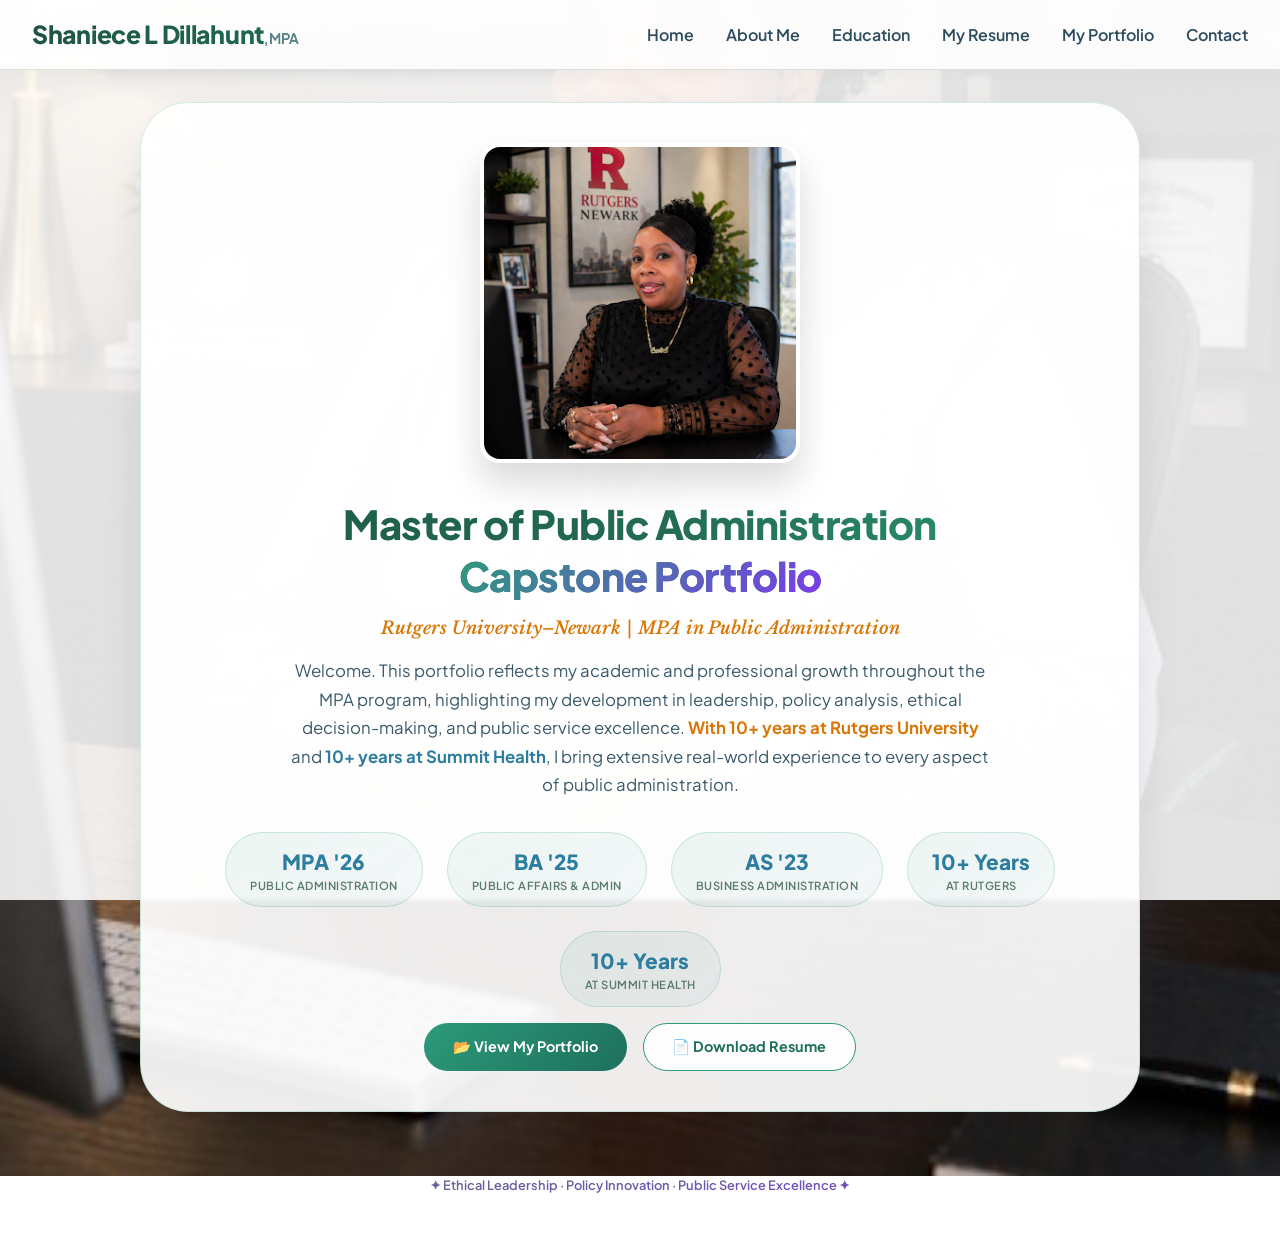
<file: index.html>
<!DOCTYPE html>
<html lang="en">
<head>
    <meta charset="UTF-8">
    <meta name="viewport" content="width=device-width, initial-scale=1.0, viewport-fit=cover">
    <title>Home | Shaniece Dillahunt | MPA Portfolio</title>
    <link href="https://fonts.googleapis.com/css2?family=Libre+Baskerville:ital@1&family=Plus+Jakarta+Sans:wght@300;400;500;600;700;800&display=swap" rel="stylesheet">
    <style>
        * {
            margin: 0;
            padding: 0;
            box-sizing: border-box;
        }

        body {
            font-family: 'Plus Jakarta Sans', sans-serif;
            background-image: url('profilepic.jpg');
            background-size: cover;
            background-position: center center;
            background-attachment: fixed;
            background-repeat: no-repeat;
            color: #1a2c3e;
            line-height: 1.5;
            position: relative;
            min-height: 100vh;
        }

        /* Semi-transparent overlay for readability */
        body::before {
            content: "";
            position: fixed;
            top: 0;
            left: 0;
            width: 100%;
            height: 100%;
            background: rgba(255, 255, 255, 0.88);
            pointer-events: none;
            z-index: 0;
        }

        /* Subtle grain texture */
        body::after {
            content: "";
            position: fixed;
            top: 0;
            left: 0;
            width: 100%;
            height: 100%;
            background-image: url('[data-uri]');
            background-repeat: repeat;
            opacity: 0.3;
            pointer-events: none;
            z-index: 0;
        }

        nav, .hero, footer-note {
            position: relative;
            z-index: 2;
        }

        /* Navigation */
        nav {
            background: rgba(255, 255, 255, 0.85);
            backdrop-filter: blur(12px);
            box-shadow: 0 4px 20px rgba(0, 0, 0, 0.03);
            position: sticky;
            top: 0;
            z-index: 100;
            border-bottom: 1px solid rgba(180, 200, 188, 0.5);
        }

        .nav-container {
            max-width: 1280px;
            margin: 0 auto;
            padding: 1rem 2rem;
            display: flex;
            justify-content: space-between;
            align-items: center;
            flex-wrap: wrap;
        }

        .logo {
            font-size: 1.55rem;
            font-weight: 800;
            letter-spacing: -0.3px;
            background: linear-gradient(135deg, #1f543e, #1e6b55);
            background-clip: text;
            -webkit-background-clip: text;
            color: transparent;
        }
        .logo span {
            font-weight: 500;
            font-size: 0.9rem;
            background: none;
            color: #5f7f8c;
            -webkit-background-clip: unset;
            background-clip: unset;
        }

        nav ul {
            display: flex;
            gap: 2rem;
            list-style: none;
        }

        nav ul li a {
            text-decoration: none;
            font-weight: 600;
            font-size: 1rem;
            color: #2c4b5e;
            transition: 0.2s ease;
            padding-bottom: 4px;
            border-bottom: 2px solid transparent;
        }

        nav ul li a:h, nav ul li a.active {
            border-bottom-color: #2c8f72;
            color: #1a705c;
        }

        /* Hero Section */
        .hero {
            min-height: calc(100vh - 80px);
            display: flex;
            align-items: center;
            justify-content: center;
            padding: 2rem;
        }

        .hero-content {
            max-width: 1000px;
            margin: 0 auto;
            text-align: center;
            background: rgba(255, 255, 255, 0.92);
            backdrop-filter: blur(2px);
            border-radius: 48px;
            padding: 2.5rem;
            box-shadow: 0 20px 40px rgba(0, 0, 0, 0.08);
            border: 1px solid rgba(44, 155, 122, 0.2);
            transition: transform 0.3s ease, box-shadow 0.3s ease;
        }

        .hero-content:h {
            transform: translateY(-5px);
            box-shadow: 0 25px 50px rgba(0, 0, 0, 0.12);
            background: rgba(255, 255, 255, 0.96);
        }

        /* LARGE RECTANGULAR IMAGE */
        .hero-image {
            width: 320px;
            height: auto;
            max-height: 380px;
            object-fit: c;
            border-radius: 20px;
            border: 4px solid white;
            box-shadow: 0 20px 35px rgba(0, 0, 0, 0.15);
            margin-bottom: 1.8rem;
            transition: transform 0.3s ease, box-shadow 0.3s ease;
        }

        .hero-image:h {
            transform: scale(1.02);
            box-shadow: 0 25px 45px rgba(0, 0, 0, 0.2);
        }

        .hero-content h1 {
            font-size: 2.5rem;
            font-weight: 800;
            letter-spacing: -0.5px;
            margin-bottom: 0.8rem;
            line-height: 1.3;
            background: linear-gradient(125deg, #1e5943, #236b53, #2c9b7a);
            background-clip: text;
            -webkit-background-clip: text;
            color: transparent;
        }

        .highlight {
            background: linear-gradient(135deg, #2c9b7a, #7c3aed);
            background-clip: text;
            -webkit-background-clip: text;
            color: transparent;
            font-weight: 800;
        }

        .institution {
            font-family: 'Libre Baskerville', serif;
            font-style: italic;
            font-size: 1.1rem;
            color: #d97706;
            font-weight: 600;
            margin-bottom: 1rem;
        }

        .intro-text {
            color: #3a5a6a;
            font-size: 1.05rem;
            line-height: 1.7;
            margin-bottom: 1.5rem;
            max-width: 700px;
            margin-left: auto;
            margin-right: auto;
        }

        /* Quick Stats Section */
        .stats-container {
            display: flex;
            justify-content: center;
            gap: 1.5rem;
            flex-wrap: wrap;
            margin: 2rem 0 1rem;
        }

        .stat-item {
            text-align: center;
            padding: 0.8rem 1.5rem;
            background: linear-gradient(135deg, rgba(44, 155, 122, 0.08), rgba(44, 125, 160, 0.05));
            border-radius: 60px;
            border: 1px solid rgba(44, 155, 122, 0.2);
            min-width: 140px;
        }

        .stat-number {
            font-size: 1.3rem;
            font-weight: 800;
            color: #2c7da0;
        }

        .stat-label {
            font-size: 0.7rem;
            font-weight: 600;
            color: #5a7a6a;
            text-transform: uppercase;
            letter-spacing: 0.5px;
        }

        /* CTA Buttons */
        .cta-buttons {
            display: flex;
            gap: 1rem;
            justify-content: center;
            flex-wrap: wrap;
            margin-top: 1rem;
        }

        .btn-primary {
            display: inline-flex;
            align-items: center;
            gap: 8px;
            background: linear-gradient(135deg, #2c9b7a, #1e6f5c);
            color: white;
            padding: 0.75rem 1.8rem;
            border-radius: 40px;
            text-decoration: none;
            font-weight: 700;
            font-size: 0.9rem;
            transition: all 0.3s ease;
            border: none;
            cursor: pointer;
        }

        .btn-primary:h {
            transform: translateY(-2px);
            box-shadow: 0 8px 20px rgba(44, 155, 122, 0.3);
            background: linear-gradient(135deg, #1e6f5c, #155a4a);
        }

        .btn-secondary {
            display: inline-flex;
            align-items: center;
            gap: 8px;
            background: rgba(255, 255, 255, 0.9);
            color: #1e6f5c;
            padding: 0.75rem 1.8rem;
            border-radius: 40px;
            text-decoration: none;
            font-weight: 700;
            font-size: 0.9rem;
            transition: all 0.3s ease;
            border: 1px solid #2c9b7a;
        }

        .btn-secondary:hover {
            transform: translateY(-2px);
            background: white;
            box-shadow: 0 5px 15px rgba(44, 155, 122, 0.15);
            border-color: #1e6f5c;
        }

        /* Footer */
        footer-note {
            display: block;
            text-align: center;
            margin: 2rem auto 1.5rem;
            font-size: 0.8rem;
            background: linear-gradient(135deg, #5a7a6a, #7c3aed);
            background-clip: text;
            -webkit-background-clip: text;
            color: transparent;
            font-weight: 600;
            padding-bottom: 1.5rem;
        }

        /* Responsive */
        @media (max-width: 780px) {
            .nav-container {
                flex-direction: column;
                gap: 0.8rem;
            }
            nav ul {
                gap: 1.2rem;
                flex-wrap: wrap;
                justify-content: center;
            }
            .hero-content {
                padding: 1.5rem;
            }
            .hero-content h1 {
                font-size: 1.6rem;
            }
            .hero-image {
                width: 260px;
            }
            .stats-container {
                gap: 1rem;
            }
            .stat-item {
                padding: 0.5rem 1rem;
                min-width: 110px;
            }
            .stat-number {
                font-size: 1.1rem;
            }
        }

        @media (max-width: 480px) {
            .hero-content h1 {
                font-size: 1.3rem;
            }
            .intro-text {
                font-size: 0.9rem;
            }
            .hero-image {
                width: 220px;
            }
            .cta-buttons {
                flex-direction: column;
                align-items: center;
            }
            .btn-primary, .btn-secondary {
                width: 100%;
                justify-content: center;
            }
            .stats-container {
                gap: 0.8rem;
            }
            .stat-item {
                min-width: 100px;
                padding: 0.4rem 0.8rem;
            }
            .stat-number {
                font-size: 0.9rem;
            }
            .stat-label {
                font-size: 0.6rem;
            }
        }
    </style>
</head>
<body>
    <nav>
        <div class="nav-container">
            <div class="logo">Shaniece L Dillahunt<span>, MPA</span></div>
            <ul>
                <li><a href="index.html" class="active">Home</a></li>
                <li><a href="about.html">About Me</a></li>
                <li><a href="education.html">Education</a></li>
                <li><a href="resume.html">My Resume</a></li>
                <li><a href="portfolio.html">My Portfolio</a></li>
                <li><a href="contacts.html">Contact</a></li>
            </ul>
        </div>
    </nav>

    <main class="hero">
        <div class="hero-content">
            <img src="sln.jpg" alt="Shaniece Dillahunt" class="hero-image">
            <h1>Master of Public Administration <br><span class="highlight">Capstone Portfolio</span></h1>
            <p class="institution">Rutgers University–Newark | MPA in Public Administration</p>
            <p class="intro-text">
                Welcome. This portfolio reflects my academic and professional growth throughout the MPA program, 
                highlighting my development in leadership, policy analysis, ethical decision-making, and public service excellence. 
                <strong style="color:#d97706;">With 10+ years at Rutgers University</strong> and <strong style="color:#2c7da0;">10+ years at Summit Health</strong>, 
                I bring extensive real-world experience to every aspect of public administration.
            </p>
            
            <!-- Quick Stats Section -->
            <div class="stats-container">
                <div class="stat-item">
                    <div class="stat-number">MPA '26</div>
                    <div class="stat-label">Public Administration</div>
                </div>
                <div class="stat-item">
                    <div class="stat-number">BA '25</div>
                    <div class="stat-label">Public Affairs & Admin</div>
                </div>
                <div class="stat-item">
                    <div class="stat-number">AS '23</div>
                    <div class="stat-label">Business Administration</div>
                </div>
                <div class="stat-item">
                    <div class="stat-number">10+ Years</div>
                    <div class="stat-label">at Rutgers</div>
                </div>
                <div class="stat-item">
                    <div class="stat-number">10+ Years</div>
                    <div class="stat-label">at Summit Health</div>
                </div>
            </div>
            
            <!-- CTA Buttons -->
            <div class="cta-buttons">
                <a href="portfolio.html" class="btn-primary">📂 View My Portfolio</a>
                <a href="resume.html" class="btn-secondary">📄 Download Resume</a>
            </div>
        </div>
    </main>
    
    <footer-note>
        ✦ Ethical Leadership · Policy Innovation · Public Service Excellence ✦
    </footer-note>
</body>
</html>
</file>
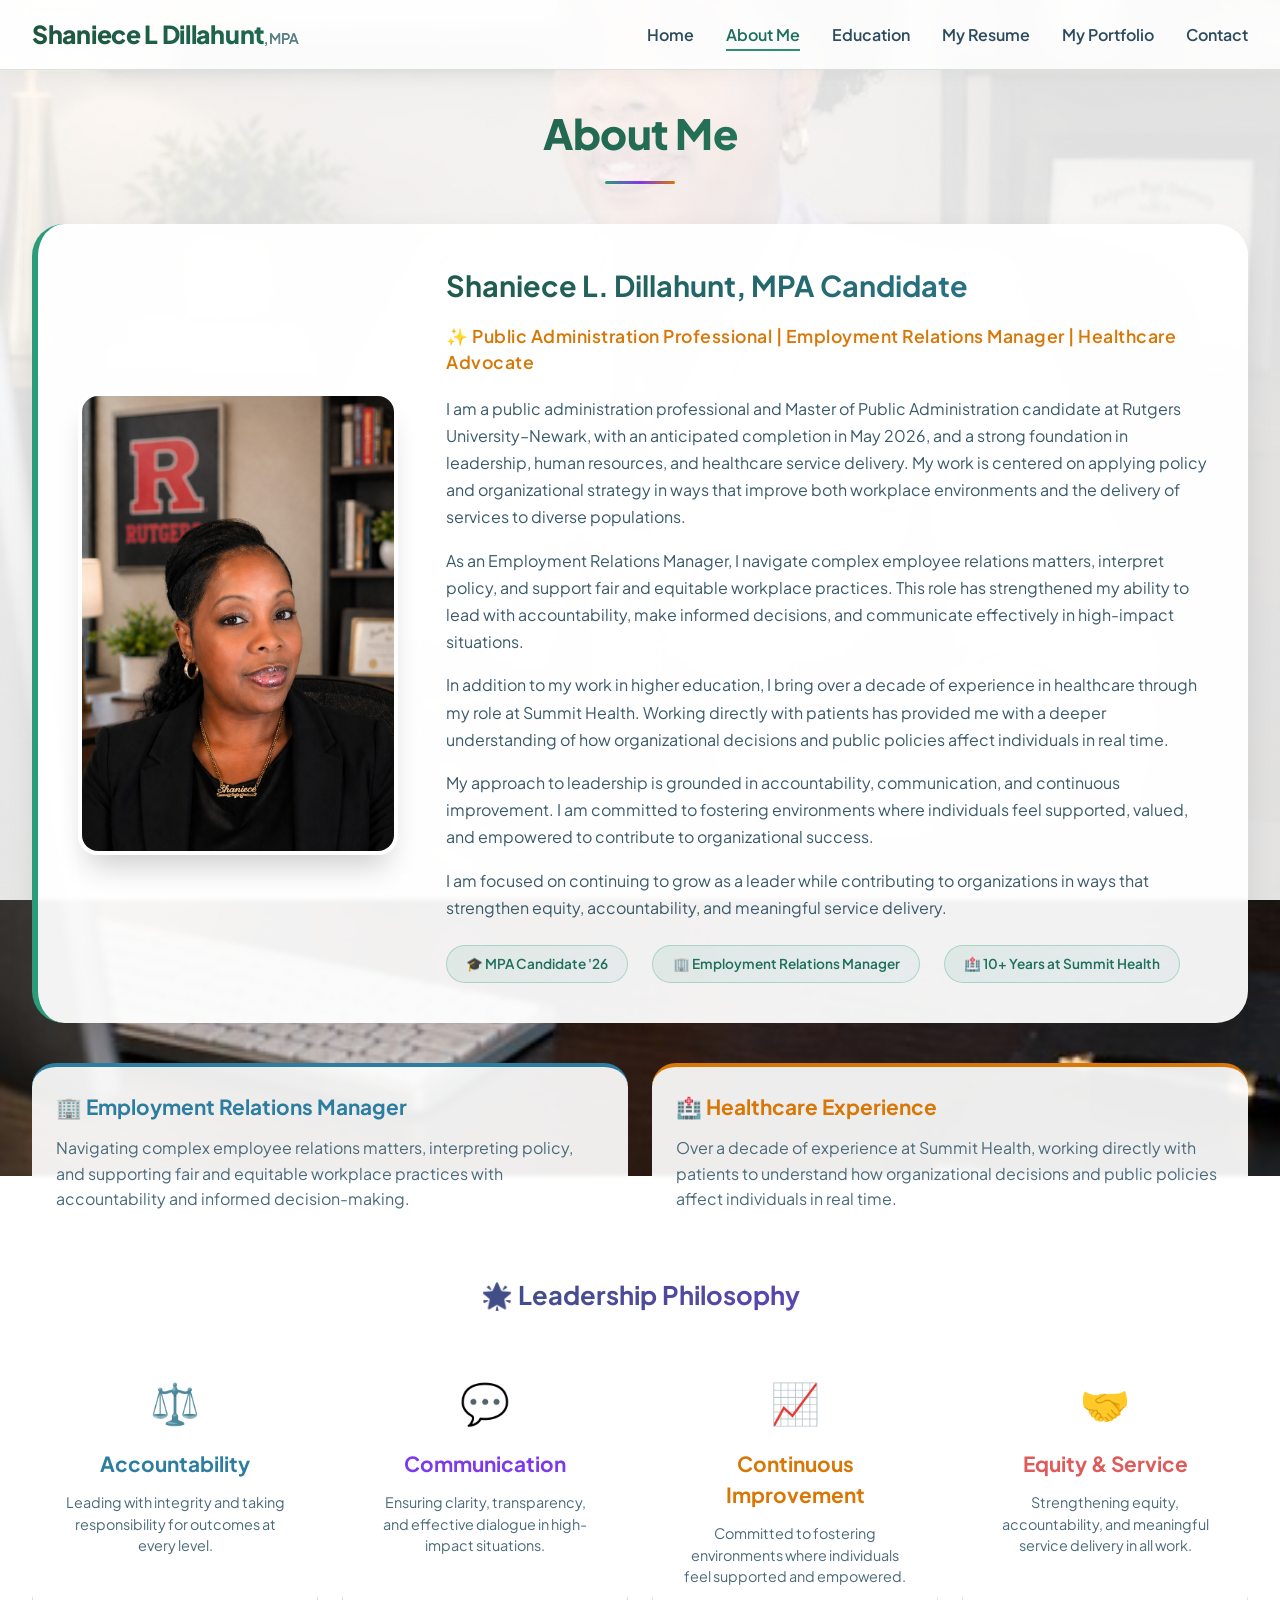
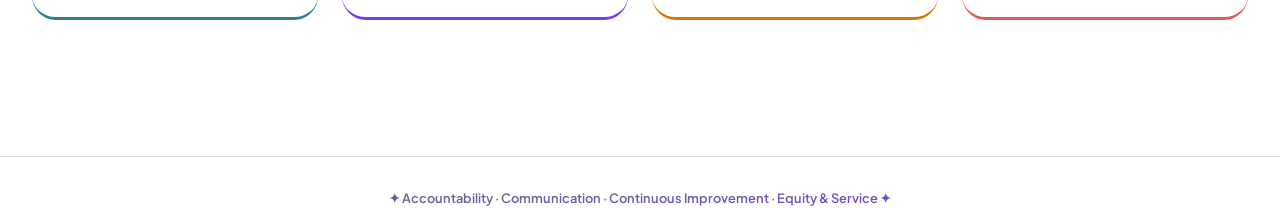
<file: about.html>
<!DOCTYPE html>
<html lang="en">
<head>
    <meta charset="UTF-8">
    <meta name="viewport" content="width=device-width, initial-scale=1.0, viewport-fit=cover">
    <title>About Me | Shaniece Dillahunt | MPA Candidate</title>
    <link href="https://fonts.googleapis.com/css2?family=Libre+Baskerville:ital@1&family=Plus+Jakarta+Sans:wght@300;400;500;600;700;800&display=swap" rel="stylesheet">
    <style>
        * {
            margin: 0;
            padding: 0;
            box-sizing: border-box;
        }

        body {
            font-family: 'Plus Jakarta Sans', sans-serif;
            background-image: url('profilepic.jpg');
            background-size: cover;
            background-position: center center;
            background-attachment: fixed;
            background-repeat: no-repeat;
            color: #1a2c3e;
            line-height: 1.5;
            position: relative;
        }

        /* Semi-transparent overlay for readability */
        body::before {
            content: "";
            position: fixed;
            top: 0;
            left: 0;
            width: 100%;
            height: 100%;
            background: rgba(255, 255, 255, 0.88);
            pointer-events: none;
            z-index: 0;
        }

        /* Subtle grain texture */
        body::after {
            content: "";
            position: fixed;
            top: 0;
            left: 0;
            width: 100%;
            height: 100%;
            background-image: url('[data-uri]');
            background-repeat: repeat;
            opacity: 0.3;
            pointer-events: none;
            z-index: 0;
        }

        nav, .container, footer-note {
            position: relative;
            z-index: 2;
        }

        /* Navigation */
        nav {
            background: rgba(255, 255, 255, 0.85);
            backdrop-filter: blur(12px);
            box-shadow: 0 4px 20px rgba(0, 0, 0, 0.03);
            position: sticky;
            top: 0;
            z-index: 100;
            border-bottom: 1px solid rgba(180, 200, 188, 0.5);
        }

        .nav-container {
            max-width: 1280px;
            margin: 0 auto;
            padding: 1rem 2rem;
            display: flex;
            justify-content: space-between;
            align-items: center;
            flex-wrap: wrap;
        }

        .logo {
            font-size: 1.55rem;
            font-weight: 800;
            letter-spacing: -0.3px;
            background: linear-gradient(135deg, #1f543e, #1e6b55);
            background-clip: text;
            -webkit-background-clip: text;
            color: transparent;
        }
        .logo span {
            font-weight: 500;
            font-size: 0.9rem;
            background: none;
            color: #5f7f8c;
            -webkit-background-clip: unset;
            background-clip: unset;
        }

        nav ul {
            display: flex;
            gap: 2rem;
            list-style: none;
        }

        nav ul li a {
            text-decoration: none;
            font-weight: 600;
            font-size: 1rem;
            color: #2c4b5e;
            transition: 0.2s ease;
            padding-bottom: 4px;
            border-bottom: 2px solid transparent;
        }

        nav ul li a:hover, nav ul li a.active {
            border-bottom-color: #2c8f72;
            color: #1a705c;
        }

        /* Main container */
        .container {
            max-width: 1280px;
            margin: 2rem auto;
            padding: 0 2rem 3rem;
        }

        /* Section Title */
        .section-title {
            text-align: center;
            margin-bottom: 2.5rem;
        }

        .section-title h2 {
            font-size: 2.6rem;
            font-weight: 800;
            letter-spacing: -0.5px;
            background: linear-gradient(125deg, #1e5943, #236b53, #2c9b7a);
            background-clip: text;
            -webkit-background-clip: text;
            color: transparent;
            margin-bottom: 0.5rem;
        }

        .underline {
            height: 3px;
            width: 70px;
            background: linear-gradient(90deg, #2c9b7a, #7c3aed, #d97706);
            margin: 1rem auto 0;
            border-radius: 4px;
        }

        /* About Hero Section - Large Image */
        .about-hero {
            display: flex;
            gap: 3rem;
            align-items: center;
            background: rgba(255, 255, 255, 0.94);
            backdrop-filter: blur(2px);
            border-radius: 32px;
            padding: 2.5rem;
            margin-bottom: 2.5rem;
            border-left: 6px solid #2c9b7a;
            box-shadow: 0 12px 28px rgba(0, 0, 0, 0.08);
            transition: all 0.3s ease;
        }
        
        .about-hero:hover {
            transform: translateY(-3px);
            box-shadow: 0 20px 35px rgba(0, 0, 0, 0.12);
            background: rgba(255, 255, 255, 0.98);
        }

        /* LARGE IMAGE - Rectangular */
        .about-large-image {
            flex-shrink: 0;
            width: 320px;
            height: auto;
            border-radius: 20px;
            object-fit: cover;
            box-shadow: 0 20px 30px -10px rgba(0, 0, 0, 0.2);
            border: 4px solid white;
            transition: transform 0.3s ease, box-shadow 0.3s ease;
        }
        
        .about-large-image:hover {
            transform: scale(1.02);
            box-shadow: 0 25px 40px -12px rgba(0, 0, 0, 0.25);
        }

        .about-content {
            flex: 1;
        }

        .about-content h3 {
            font-size: 1.8rem;
            font-weight: 700;
            background: linear-gradient(135deg, #1e5a48, #2c7da0);
            background-clip: text;
            -webkit-background-clip: text;
            color: transparent;
            margin-bottom: 1rem;
        }

        .about-content .tagline {
            font-size: 1.1rem;
            color: #d97706;
            font-weight: 600;
            margin-bottom: 1.2rem;
            letter-spacing: 0.5px;
        }

        .about-content p {
            color: #3a5a6a;
            margin-bottom: 1rem;
            line-height: 1.7;
        }
        
        .about-content p strong {
            color: #2c7da0;
            font-weight: 700;
        }

        /* Stats Row */
        .stats-row {
            display: flex;
            gap: 1.5rem;
            margin-top: 1.5rem;
            flex-wrap: wrap;
        }
        
        .stat-badge {
            background: linear-gradient(135deg, rgba(44, 155, 122, 0.1), rgba(44, 125, 160, 0.05));
            padding: 0.5rem 1.2rem;
            border-radius: 40px;
            font-weight: 600;
            font-size: 0.85rem;
            color: #1e6f5c;
            border: 1px solid rgba(44, 155, 122, 0.3);
        }

        /* Mission & Values Section */
        .values-section {
            margin: 2.5rem 0;
        }
        
        .values-section h3 {
            font-size: 1.6rem;
            font-weight: 700;
            text-align: center;
            background: linear-gradient(135deg, #1e5a48, #7c3aed);
            background-clip: text;
            -webkit-background-clip: text;
            color: transparent;
            margin-bottom: 1.8rem;
        }
        
        .values-grid {
            display: grid;
            grid-template-columns: repeat(auto-fit, minmax(250px, 1fr));
            gap: 1.5rem;
        }
        
        .value-card {
            background: rgba(255, 255, 255, 0.92);
            backdrop-filter: blur(2px);
            border-radius: 24px;
            padding: 1.8rem;
            text-align: center;
            transition: all 0.3s ease;
            border-bottom: 3px solid;
        }
        
        .value-card:nth-child(1) { border-bottom-color: #2c7da0; }
        .value-card:nth-child(2) { border-bottom-color: #7c3aed; }
        .value-card:nth-child(3) { border-bottom-color: #d97706; }
        .value-card:nth-child(4) { border-bottom-color: #e05a5a; }
        
        .value-card:hover {
            transform: translateY(-6px);
            background: white;
            box-shadow: 0 15px 30px rgba(0, 0, 0, 0.1);
        }
        
        .value-icon {
            font-size: 2.5rem;
            margin-bottom: 1rem;
        }
        
        .value-card h4 {
            font-size: 1.3rem;
            font-weight: 700;
            margin-bottom: 0.8rem;
        }
        
        .value-card:nth-child(1) h4 { color: #2c7da0; }
        .value-card:nth-child(2) h4 { color: #7c3aed; }
        .value-card:nth-child(3) h4 { color: #d97706; }
        .value-card:nth-child(4) h4 { color: #e05a5a; }
        
        .value-card p {
            color: #4a6a7a;
            font-size: 0.9rem;
            line-height: 1.5;
        }
        
        /* Role Highlight Section */
        .role-highlight {
            display: grid;
            grid-template-columns: repeat(auto-fit, minmax(280px, 1fr));
            gap: 1.5rem;
            margin: 2rem 0;
        }
        
        .role-card {
            background: rgba(255, 255, 255, 0.92);
            backdrop-filter: blur(2px);
            border-radius: 24px;
            padding: 1.5rem;
            border-top: 4px solid;
            transition: all 0.3s ease;
        }
        
        .role-card:nth-child(1) { border-top-color: #2c7da0; }
        .role-card:nth-child(2) { border-top-color: #d97706; }
        
        .role-card:hover {
            transform: translateY(-5px);
            background: white;
            box-shadow: 0 12px 24px rgba(0, 0, 0, 0.1);
        }
        
        .role-card h4 {
            font-size: 1.3rem;
            font-weight: 700;
            margin-bottom: 0.8rem;
        }
        
        .role-card:nth-child(1) h4 { color: #2c7da0; }
        .role-card:nth-child(2) h4 { color: #d97706; }
        
        .role-card p {
            color: #4a6a7a;
            line-height: 1.6;
        }
        
        /* Bio Section */
        .bio-section {
            background: rgba(255, 255, 255, 0.94);
            backdrop-filter: blur(2px);
            border-radius: 28px;
            padding: 2rem;
            margin-top: 1.5rem;
            border: 1px solid rgba(44, 155, 122, 0.2);
        }
        
        .bio-section h3 {
            font-size: 1.5rem;
            font-weight: 700;
            background: linear-gradient(135deg, #1e5a48, #d97706);
            background-clip: text;
            -webkit-background-clip: text;
            color: transparent;
            margin-bottom: 1.2rem;
            display: flex;
            align-items: center;
            gap: 10px;
        }
        
        /* Footer */
        footer-note {
            display: block;
            text-align: center;
            margin-top: 3rem;
            font-size: 0.8rem;
            background: linear-gradient(135deg, #5a7a6a, #7c3aed);
            background-clip: text;
            -webkit-background-clip: text;
            color: transparent;
            font-weight: 600;
            border-top: 1px solid rgba(120, 150, 135, 0.3);
            padding-top: 2rem;
        }

        /* Responsive */
        @media (max-width: 900px) {
            .about-hero {
                flex-direction: column;
                text-align: center;
            }
            .about-large-image {
                width: 280px;
            }
            .stats-row {
                justify-content: center;
            }
        }

        @media (max-width: 780px) {
            .nav-container {
                flex-direction: column;
                gap: 0.8rem;
            }
            nav ul {
                gap: 1.2rem;
                flex-wrap: wrap;
                justify-content: center;
            }
            .container {
                padding: 0 1.2rem 2rem;
            }
            .section-title h2 {
                font-size: 2rem;
            }
            .about-hero {
                padding: 1.5rem;
            }
            .about-large-image {
                width: 240px;
            }
            .values-grid {
                grid-template-columns: 1fr;
            }
        }

        @media (max-width: 480px) {
            .about-large-image {
                width: 100%;
                max-width: 280px;
            }
            .about-content h3 {
                font-size: 1.4rem;
            }
        }
    </style>
</head>
<body>
    <nav>
        <div class="nav-container">
            <div class="logo">Shaniece L Dillahunt<span>, MPA</span></div>
            <ul>
                <li><a href="index.html">Home</a></li>
                <li><a href="about.html" class="active">About Me</a></li>
                <li><a href="education.html">Education</a></li>
                <li><a href="resume.html">My Resume</a></li>
                <li><a href="portfolio.html">My Portfolio</a></li>
                <li><a href="contacts.html">Contact</a></li>
            </ul>
        </div>
    </nav>

    <div class="container about-page">
        <div class="section-title">
            <h2>About Me</h2>
            <div class="underline"></div>
        </div>

        <!-- Hero Section with Large Image and REPLACED paragraphs -->
        <div class="about-hero">
            <img src="profilepic1.jpg" alt="Shaniece Dillahunt" class="about-large-image" onerror="this.src='https://via.placeholder.com/320x400?text=Shaniece+Dillahunt'">
            <div class="about-content">
                <h3>Shaniece L. Dillahunt, MPA Candidate</h3>
                <div class="tagline">✨ Public Administration Professional | Employment Relations Manager | Healthcare Advocate</div>
                
                <!-- REPLACED PARAGRAPHS START HERE -->
                <p>
                    I am a public administration professional and Master of Public Administration candidate at Rutgers University–Newark, with an anticipated completion in May 2026, and a strong foundation in leadership, human resources, and healthcare service delivery. My work is centered on applying policy and organizational strategy in ways that improve both workplace environments and the delivery of services to diverse populations.
                </p>
                <p>
                    As an Employment Relations Manager, I navigate complex employee relations matters, interpret policy, and support fair and equitable workplace practices. This role has strengthened my ability to lead with accountability, make informed decisions, and communicate effectively in high-impact situations.
                </p>
                <p>
                    In addition to my work in higher education, I bring over a decade of experience in healthcare through my role at Summit Health. Working directly with patients has provided me with a deeper understanding of how organizational decisions and public policies affect individuals in real time.
                </p>
                <p>
                    My approach to leadership is grounded in accountability, communication, and continuous improvement. I am committed to fostering environments where individuals feel supported, valued, and empowered to contribute to organizational success.
                </p>
                <p>
                    I am focused on continuing to grow as a leader while contributing to organizations in ways that strengthen equity, accountability, and meaningful service delivery.
                </p>
                <!-- REPLACED PARAGRAPHS END HERE -->
                
                <div class="stats-row">
                    <span class="stat-badge">🎓 MPA Candidate '26</span>
                    <span class="stat-badge">🏢 Employment Relations Manager</span>
                    <span class="stat-badge">🏥 10+ Years at Summit Health</span>
                </div>
            </div>
        </div>

        <!-- Role Highlights Section -->
        <div class="role-highlight">
            <div class="role-card">
                <h4>🏢 Employment Relations Manager</h4>
                <p>Navigating complex employee relations matters, interpreting policy, and supporting fair and equitable workplace practices with accountability and informed decision-making.</p>
            </div>
            <div class="role-card">
                <h4>🏥 Healthcare Experience</h4>
                <p>Over a decade of experience at Summit Health, working directly with patients to understand how organizational decisions and public policies affect individuals in real time.</p>
            </div>
        </div>

        <!-- Core Values Section -->
        <div class="values-section">
            <h3>🌟 Leadership Philosophy</h3>
            <div class="values-grid">
                <div class="value-card">
                    <div class="value-icon">⚖️</div>
                    <h4>Accountability</h4>
                    <p>Leading with integrity and taking responsibility for outcomes at every level.</p>
                </div>
                <div class="value-card">
                    <div class="value-icon">💬</div>
                    <h4>Communication</h4>
                    <p>Ensuring clarity, transparency, and effective dialogue in high-impact situations.</p>
                </div>
                <div class="value-card">
                    <div class="value-icon">📈</div>
                    <h4>Continuous Improvement</h4>
                    <p>Committed to fostering environments where individuals feel supported and empowered.</p>
                </div>
                <div class="value-card">
                    <div class="value-icon">🤝</div>
                    <h4>Equity & Service</h4>
                    <p>Strengthening equity, accountability, and meaningful service delivery in all work.</p>
                </div>
            </div>
        </div>
    </div>

    <footer-note>
        ✦ Accountability · Communication · Continuous Improvement · Equity & Service ✦
    </footer-note>
</body>
</html>
</file>
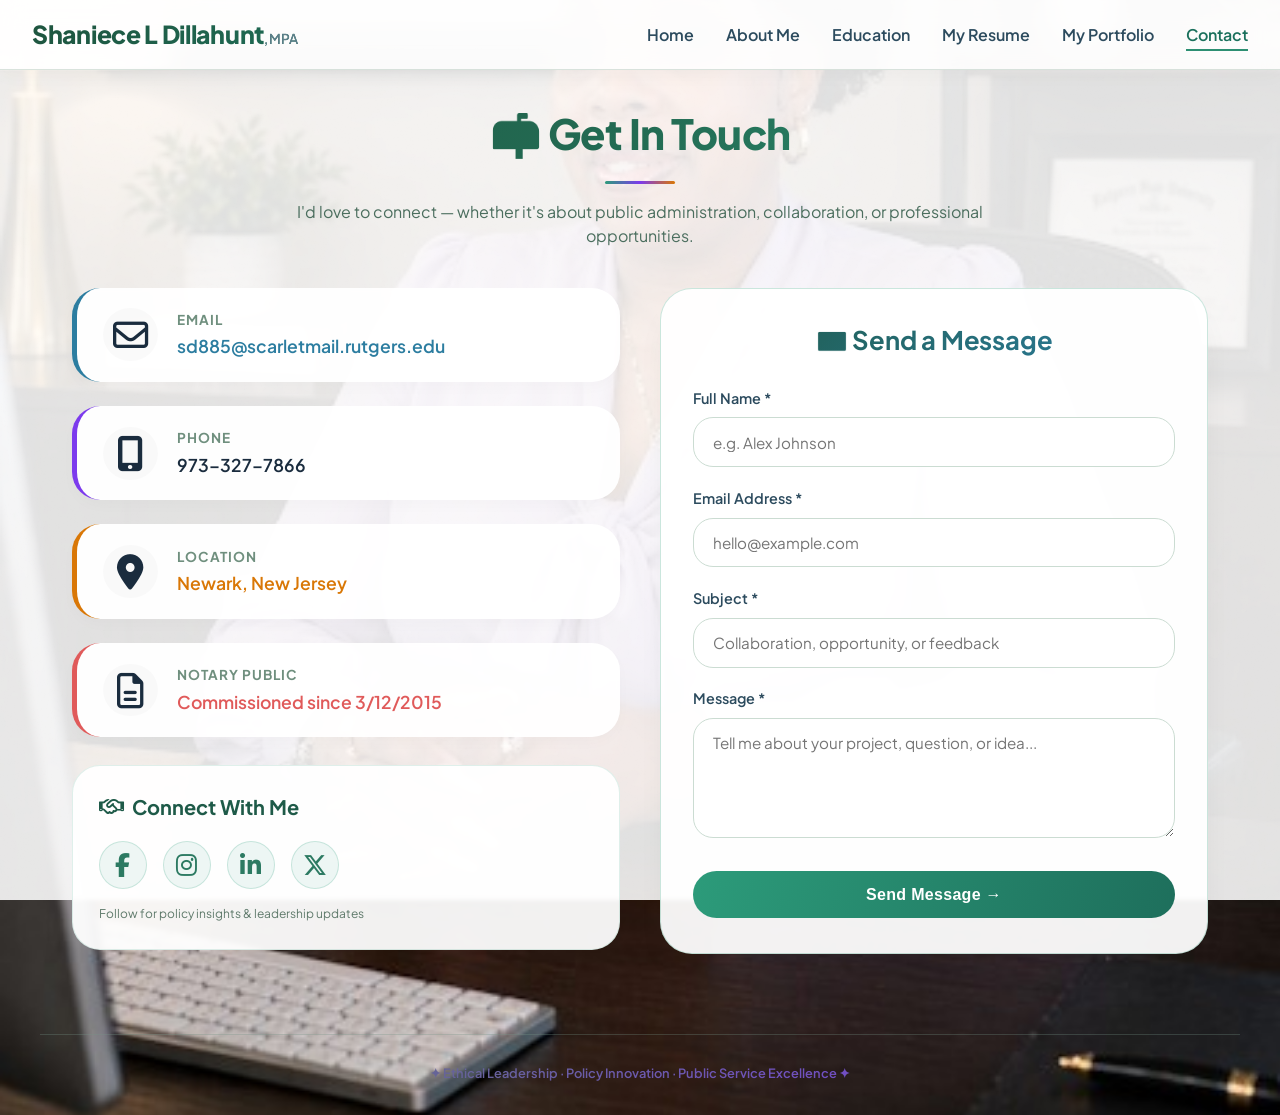
<file: contacts.html>
<!DOCTYPE html>
<html lang="en">
<head>
    <meta charset="UTF-8">
    <meta name="viewport" content="width=device-width, initial-scale=1.0, viewport-fit=cover">
    <title>Contact | Shaniece Dillahunt | MPA Candidate</title>
    <link href="https://fonts.googleapis.com/css2?family=Libre+Baskerville:ital@1&family=Plus+Jakarta+Sans:wght@300;400;500;600;700;800&display=swap" rel="stylesheet">
    <!-- Font Awesome 6 (free icons) -->
    <link rel="stylesheet" href="https://cdnjs.cloudflare.com/ajax/libs/font-awesome/6.5.1/css/all.min.css">
    <style>
        * {
            margin: 0;
            padding: 0;
            box-sizing: border-box;
        }

        body {
            font-family: 'Plus Jakarta Sans', sans-serif;
            background-image: url('profilepic.jpg');
            background-size: cover;
            background-position: center center;
            background-attachment: fixed;
            background-repeat: no-repeat;
            color: #1a2c3e;
            line-height: 1.5;
            position: relative;
            min-height: 100vh;
        }

        /* Soft overlay for readability */
        body::before {
            content: "";
            position: fixed;
            top: 0;
            left: 0;
            width: 100%;
            height: 100%;
            background: rgba(255, 255, 255, 0.88);
            pointer-events: none;
            z-index: 0;
        }

        /* subtle texture */
        body::after {
            content: "";
            position: fixed;
            top: 0;
            left: 0;
            width: 100%;
            height: 100%;
            background-image: url('[data-uri]');
            background-repeat: repeat;
            opacity: 0.2;
            pointer-events: none;
            z-index: 0;
        }

        nav, .container, footer-note {
            position: relative;
            z-index: 2;
        }

        /* ---------- NAVIGATION ---------- */
        nav {
            background: rgba(255, 255, 255, 0.85);
            backdrop-filter: blur(12px);
            box-shadow: 0 4px 20px rgba(0, 0, 0, 0.03);
            position: sticky;
            top: 0;
            z-index: 100;
            border-bottom: 1px solid rgba(180, 200, 188, 0.5);
        }

        .nav-container {
            max-width: 1280px;
            margin: 0 auto;
            padding: 1rem 2rem;
            display: flex;
            justify-content: space-between;
            align-items: center;
            flex-wrap: wrap;
        }

        .logo {
            font-size: 1.55rem;
            font-weight: 800;
            letter-spacing: -0.3px;
            background: linear-gradient(135deg, #1f543e, #1e6b55);
            background-clip: text;
            -webkit-background-clip: text;
            color: transparent;
        }
        .logo span {
            font-weight: 500;
            font-size: 0.85rem;
            background: none;
            color: #5f7f8c;
            -webkit-background-clip: unset;
            background-clip: unset;
        }

        nav ul {
            display: flex;
            gap: 2rem;
            list-style: none;
        }

        nav ul li a {
            text-decoration: none;
            font-weight: 600;
            font-size: 1rem;
            color: #2c4b5e;
            transition: 0.2s ease;
            padding-bottom: 4px;
            border-bottom: 2px solid transparent;
        }

        nav ul li a:hover, nav ul li a.active {
            border-bottom-color: #2c8f72;
            color: #1a705c;
        }

        /* Main container */
        .container {
            max-width: 1200px;
            margin: 2rem auto;
            padding: 0 2rem 3rem;
        }

        /* Section Title */
        .section-title {
            text-align: center;
            margin-bottom: 2.5rem;
        }

        .section-title h2 {
            font-size: 2.6rem;
            font-weight: 800;
            letter-spacing: -0.5px;
            background: linear-gradient(125deg, #1e5943, #236b53, #2c9b7a);
            background-clip: text;
            -webkit-background-clip: text;
            color: transparent;
            margin-bottom: 0.5rem;
        }

        .underline {
            height: 3px;
            width: 70px;
            background: linear-gradient(90deg, #2c9b7a, #7c3aed, #d97706);
            margin: 1rem auto 0;
            border-radius: 4px;
        }

        /* RESPONSIVE LAYOUT: improved 2-col grid with vertical balance */
        .contact-grid {
            display: grid;
            grid-template-columns: 1fr 1fr;
            gap: 2.5rem;
            align-items: start;
        }

        /* ----- LEFT SIDE (Info Cards) ----- */
        .contact-info {
            display: flex;
            flex-direction: column;
            gap: 1.5rem;
        }

        .info-card {
            background: rgba(255, 255, 255, 0.94);
            backdrop-filter: blur(2px);
            border-radius: 28px;
            padding: 1.3rem 1.6rem;
            transition: all 0.25s ease;
            border-left: 5px solid;
            display: flex;
            align-items: center;
            gap: 1.2rem;
            box-shadow: 0 6px 14px rgba(0, 0, 0, 0.02);
        }

        .info-card:nth-child(1) { border-left-color: #2c7da0; }
        .info-card:nth-child(2) { border-left-color: #7c3aed; }
        .info-card:nth-child(3) { border-left-color: #d97706; }
        .info-card:nth-child(4) { border-left-color: #e05a5a; }

        .info-card:hover {
            transform: translateY(-4px) translateX(4px);
            background: rgba(255, 255, 255, 0.99);
            box-shadow: 0 18px 28px -8px rgba(0, 0, 0, 0.12);
        }

        .info-icon {
            font-size: 2.2rem;
            min-width: 55px;
            text-align: center;
            background: rgba(0,0,0,0.02);
            border-radius: 60px;
        }

        .info-content h4 {
            font-size: 0.85rem;
            font-weight: 700;
            color: #6f8f7e;
            letter-spacing: 1px;
            text-transform: uppercase;
            margin-bottom: 0.2rem;
        }

        .info-content p, .info-content a {
            font-size: 1.1rem;
            font-weight: 600;
            text-decoration: none;
            transition: color 0.2s ease;
        }

        .info-card:nth-child(1) .info-content p { color: #2c7da0; }
        .info-card:nth-child(2) .info-content a { color: #7c3aed; }
        .info-card:nth-child(3) .info-content p { color: #d97706; }
        .info-card:nth-child(4) .info-content p { color: #e05a5a; }

        /* Connect Section - refined social icons */
        .connect-section {
            background: rgba(255, 255, 255, 0.94);
            backdrop-filter: blur(2px);
            border-radius: 28px;
            padding: 1.6rem;
            margin-top: 0.25rem;
            transition: all 0.2s;
            border: 1px solid rgba(44, 155, 122, 0.15);
        }

        .connect-section h3 {
            font-size: 1.25rem;
            font-weight: 700;
            color: #1e5a48;
            margin-bottom: 1.2rem;
            display: flex;
            align-items: center;
            gap: 8px;
        }

        .social-links {
            display: flex;
            gap: 1rem;
            flex-wrap: wrap;
        }

        /* modern social icon buttons */
        .social-icon {
            display: inline-flex;
            align-items: center;
            justify-content: center;
            gap: 8px;
            background: rgba(44, 155, 122, 0.08);
            width: 48px;
            height: 48px;
            border-radius: 30px;
            text-decoration: none;
            font-size: 1.5rem;
            transition: all 0.25s ease;
            border: 1px solid rgba(44, 155, 122, 0.2);
            color: #2c7a62;
        }

        .social-icon:hover {
            transform: translateY(-4px);
            background: white;
            box-shadow: 0 8px 18px rgba(0, 0, 0, 0.08);
            border-color: #2c9b7a;
        }

        .social-icon.fb:hover { color: #1877f2; }
        .social-icon.instagram:hover { color: #d62976; }
        .social-icon.linkedin:hover { color: #0077b5; }
        .social-icon.x-twitter:hover { color: #000000; }

        /* ----- RIGHT SIDE (Form) better spacing + soft shadow ----- */
        .contact-form-wrapper {
            background: rgba(255, 255, 255, 0.94);
            backdrop-filter: blur(2px);
            border-radius: 32px;
            padding: 2rem 2rem 2.2rem;
            border: 1px solid rgba(44, 155, 122, 0.25);
            box-shadow: 0 20px 35px -12px rgba(0, 0, 0, 0.08);
            transition: transform 0.2s;
        }

        .contact-form-wrapper:hover {
            transform: scale(1.01);
        }

        .contact-form-wrapper h3 {
            font-size: 1.6rem;
            font-weight: 700;
            background: linear-gradient(135deg, #1e5a48, #2c7da0);
            background-clip: text;
            -webkit-background-clip: text;
            color: transparent;
            margin-bottom: 1.8rem;
            text-align: center;
            letter-spacing: -0.2px;
        }

        .form-group {
            margin-bottom: 1.3rem;
        }

        .form-group label {
            display: block;
            font-weight: 600;
            color: #2c4b5e;
            margin-bottom: 0.5rem;
            font-size: 0.9rem;
        }

        .form-group input,
        .form-group textarea {
            width: 100%;
            padding: 0.9rem 1.2rem;
            border: 1px solid #cbdcd2;
            border-radius: 20px;
            font-family: 'Plus Jakarta Sans', sans-serif;
            font-size: 0.95rem;
            background: rgba(255, 255, 255, 0.95);
            transition: all 0.25s;
        }

        .form-group input:focus,
        .form-group textarea:focus {
            outline: none;
            border-color: #2c9b7a;
            box-shadow: 0 0 0 4px rgba(44, 155, 122, 0.12);
            background: white;
        }

        .form-group textarea {
            resize: vertical;
            min-height: 120px;
        }

        .submit-btn {
            width: 100%;
            background: linear-gradient(105deg, #2c9b7a, #1e6f5c);
            color: white;
            padding: 0.9rem;
            border: none;
            border-radius: 40px;
            font-weight: 700;
            font-size: 1rem;
            cursor: pointer;
            transition: all 0.3s ease;
            margin-top: 0.4rem;
            letter-spacing: 0.3px;
        }

        .submit-btn:hover {
            transform: translateY(-2px);
            box-shadow: 0 10px 22px rgba(44, 155, 122, 0.3);
            background: linear-gradient(105deg, #216f5c, #135c49);
        }

        /* Success message styling */
        .form-success {
            display: none;
            text-align: center;
            padding: 2rem 1rem;
            background: rgba(44, 155, 122, 0.12);
            border-radius: 28px;
            color: #1e6f5c;
            margin-top: 0.8rem;
            animation: fadeIn 0.35s ease;
        }

        .form-success.show {
            display: block;
        }

        .form-success p:first-child {
            font-size: 1.5rem;
            font-weight: 700;
            margin-bottom: 0.75rem;
        }

        .form-fields {
            display: block;
            transition: 0.2s;
        }

        .form-fields.hide {
            display: none;
        }

        @keyframes fadeIn {
            from { opacity: 0; transform: translateY(8px);}
            to { opacity: 1; transform: translateY(0);}
        }

        /* Footer */
        footer-note {
            display: block;
            text-align: center;
            margin-top: 1.2rem;
            margin-bottom: 2rem;
            font-size: 0.8rem;
            background: linear-gradient(135deg, #5a7a6a, #7c3aed);
            background-clip: text;
            -webkit-background-clip: text;
            color: transparent;
            font-weight: 600;
            border-top: 1px solid rgba(120, 150, 135, 0.3);
            padding-top: 1.8rem;
            width: 100%;
            max-width: 1200px;
            margin-left: auto;
            margin-right: auto;
        }

        /* responsiveness: beautiful stacking */
        @media (max-width: 900px) {
            .contact-grid {
                grid-template-columns: 1fr;
                gap: 2rem;
            }
            .contact-info {
                order: 1;
            }
            .contact-form-wrapper {
                order: 2;
            }
        }

        @media (max-width: 780px) {
            .nav-container {
                flex-direction: column;
                gap: 0.8rem;
            }
            nav ul {
                gap: 1rem;
                flex-wrap: wrap;
                justify-content: center;
            }
            .container {
                padding: 0 1.2rem 2rem;
            }
            .section-title h2 {
                font-size: 2rem;
            }
            .info-card {
                padding: 1rem 1.3rem;
            }
            .info-icon {
                font-size: 1.8rem;
                min-width: 45px;
            }
            .info-content p, .info-content a {
                font-size: 0.95rem;
            }
            .social-links {
                justify-content: flex-start;
            }
        }

        @media (max-width: 550px) {
            .info-card {
                flex-direction: row;
                text-align: left;
                gap: 1rem;
            }
            .contact-form-wrapper {
                padding: 1.5rem;
            }
            .social-icon {
                width: 44px;
                height: 44px;
                font-size: 1.3rem;
            }
        }
    </style>
</head>
<body>
    <nav>
        <div class="nav-container">
            <div class="logo">Shaniece L Dillahunt<span>, MPA</span></div>
            <ul>
                <li><a href="index.html">Home</a></li>
                <li><a href="about.html">About Me</a></li>
                <li><a href="education.html">Education</a></li>
                <li><a href="resume.html">My Resume</a></li>
                <li><a href="portfolio.html">My Portfolio</a></li>
                <li><a href="contact.html" class="active">Contact</a></li>
            </ul>
        </div>
    </nav>

    <div class="container contact-page">
        <div class="section-title">
            <h2>📬 Get In Touch</h2>
            <div class="underline"></div>
            <p style="margin-top: 1rem; color: #4b6e5e; max-width: 700px; margin-left: auto; margin-right: auto;">I'd love to connect — whether it's about public administration, collaboration, or professional opportunities.</p>
        </div>

        <div class="contact-grid">
            <!-- LEFT COLUMN: contact cards + social + notary -->
            <div class="contact-info">
                <!-- Email -->
                <div class="info-card">
                    <div class="info-icon"><i class="fa-regular fa-envelope"></i></div>
                    <div class="info-content">
                        <h4>EMAIL</h4>
                        <p>sd885@scarletmail.rutgers.edu</p>
                    </div>
                </div>
                <!-- Phone -->
                <div class="info-card">
                    <div class="info-icon"><i class="fa-solid fa-mobile-screen-button"></i></div>
                    <div class="info-content">
                        <h4>PHONE</h4>
                        <p>973–327–7866</p>
                    </div>
                </div>
                <!-- Location -->
                <div class="info-card">
                    <div class="info-icon"><i class="fa-solid fa-location-dot"></i></div>
                    <div class="info-content">
                        <h4>LOCATION</h4>
                        <p>Newark, New Jersey</p>
                    </div>
                </div>
                <!-- Notary Public -->
                <div class="info-card">
                    <div class="info-icon"><i class="fa-regular fa-file-lines"></i></div>
                    <div class="info-content">
                        <h4>NOTARY PUBLIC</h4>
                        <p>Commissioned since 3/12/2015</p>
                    </div>
                </div>

                <!-- Connect With Me - redesigned with crisp icons -->
                <div class="connect-section">
                    <h3><i class="fa-regular fa-handshake"></i> Connect With Me</h3>
                    <div class="social-links">
                        <a href="https://facebook.com/shaniece.dillahunt" class="social-icon fb" target="_blank" aria-label="Facebook">
                            <i class="fa-brands fa-facebook-f"></i>
                        </a>
                        <a href="https://instagram.com/shaniece.dillahunt" class="social-icon instagram" target="_blank" aria-label="Instagram">
                            <i class="fa-brands fa-instagram"></i>
                        </a>
                        <a href="https://linkedin.com/in/shaniece-dillahunt" class="social-icon linkedin" target="_blank" aria-label="LinkedIn">
                            <i class="fa-brands fa-linkedin-in"></i>
                        </a>
                        <a href="https://twitter.com/shaniece_mpa" class="social-icon x-twitter" target="_blank" aria-label="X / Twitter">
                            <i class="fa-brands fa-x-twitter"></i>
                        </a>
                    </div>
                    <p style="font-size: 0.75rem; margin-top: 1rem; color: #5f7a6b;">Follow for policy insights & leadership updates</p>
                </div>
            </div>

            <!-- RIGHT COLUMN: contact form with professional feel -->
            <div class="contact-form-wrapper">
                <h3>✉️ Send a Message</h3>
                
                <div id="formSuccess" class="form-success">
                    <p>🎉 Thank you for reaching out!</p>
                    <p>Your message has been sent. I'll get back to you within 2–3 business days.</p>
                </div>

                <form id="contactForm" class="form-fields">
                    <div class="form-group">
                        <label for="name">Full Name *</label>
                        <input type="text" id="name" name="name" required placeholder="e.g. Alex Johnson">
                    </div>
                    <div class="form-group">
                        <label for="email">Email Address *</label>
                        <input type="email" id="email" name="email" required placeholder="hello@example.com">
                    </div>
                    <div class="form-group">
                        <label for="subject">Subject *</label>
                        <input type="text" id="subject" name="subject" required placeholder="Collaboration, opportunity, or feedback">
                    </div>
                    <div class="form-group">
                        <label for="message">Message *</label>
                        <textarea id="message" name="message" required placeholder="Tell me about your project, question, or idea..."></textarea>
                    </div>
                    <button type="submit" class="submit-btn">Send Message →</button>
                </form>
            </div>
        </div>
    </div>

    <footer-note>
        ✦ Ethical Leadership · Policy Innovation · Public Service Excellence ✦
    </footer-note>

    <script>
        (function() {
            const contactForm = document.getElementById('contactForm');
            const formSuccess = document.getElementById('formSuccess');

            if (contactForm) {
                contactForm.addEventListener('submit', function(e) {
                    e.preventDefault();
                    
                    // Get values and trim
                    const name = document.getElementById('name').value.trim();
                    const email = document.getElementById('email').value.trim();
                    const subject = document.getElementById('subject').value.trim();
                    const message = document.getElementById('message').value.trim();
                    
                    // Basic validation
                    if (name === '' || email === '' || subject === '' || message === '') {
                        alert('Please fill in all required fields (*).');
                        return;
                    }
                    
                    // Simple email pattern check (optional but friendly)
                    const emailPattern = /^[^\s@]+@([^\s@]+\.)+[^\s@]+$/;
                    if (!emailPattern.test(email)) {
                        alert('Please enter a valid email address (e.g., name@domain.com).');
                        return;
                    }
                    
                    // success simulation: hide form fields, show success message
                    contactForm.classList.add('hide');
                    formSuccess.classList.add('show');
                    
                    // Reset form fields for future re-submission (if needed)
                    contactForm.reset();
                    
                    // Optional log for demo
                    console.log('✅ Contact form submitted:', { name, email, subject, message });
                    
                    // In a real app you'd POST to a backend endpoint here.
                });
            }
        })();
    </script>
</body>
</html>
</file>
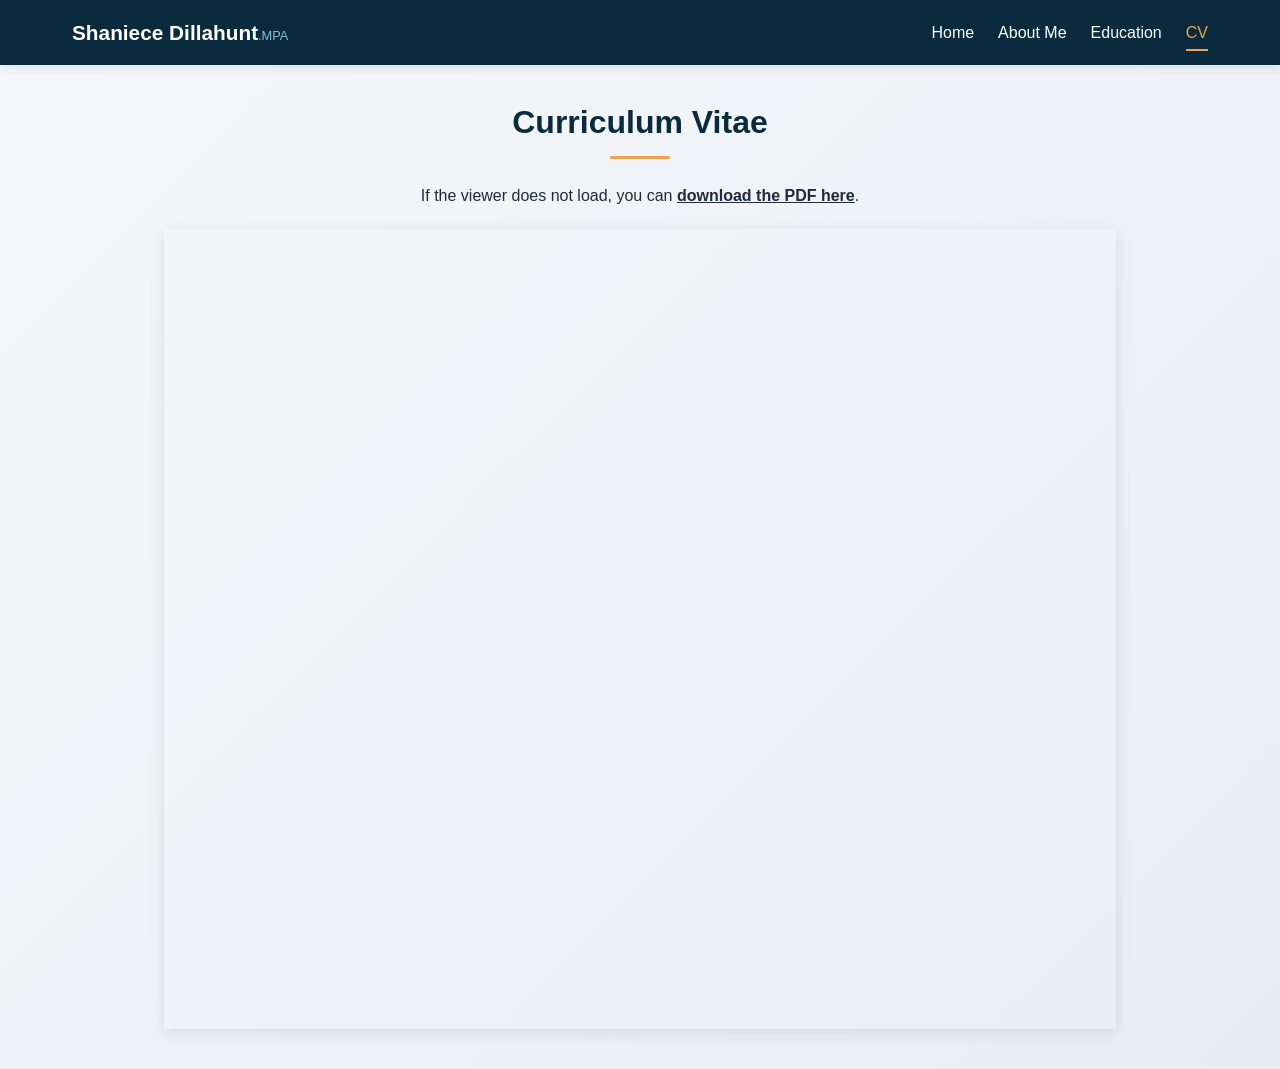
<file: cv.html>
<!DOCTYPE html>
<html lang="en">
<head>
    <meta charset="UTF-8">
    <meta name="viewport" content="width=device-width, initial-scale=1.0">
    <title>CV | Shaniece Dillahunt</title>
    <link rel="stylesheet" href="style.css">
    <link href="https://fonts.googleapis.com/css2?family=Plus+Jakarta+Sans:wght@400;600;800&display=swap" rel="stylesheet">
</head>
<body>
    <nav>
        <div class="nav-container">
            <div class="logo">Shaniece Dillahunt<span>.MPA</span></div>
            <ul>
                <li><a href="index.html">Home</a></li>
                <li><a href="about.html">About Me</a></li>
                <li><a href="education.html">Education</a></li>
                <li><a href="cv.html" class="active">CV</a></li>
            </ul>
        </div>
    </nav>

    <div class="container" style="text-align: center;">
        <div class="section-title">
            <h2>Curriculum Vitae</h2>
            <div class="underline"></div>
        </div>

        <p style="margin-bottom: 20px;">
            If the viewer does not load, you can 
            <a href="Shaniece_Dillahunt_CV.pdf" target="_blank" style="color: var(--rutgers-red); font-weight: bold;">download the PDF here</a>.
        </p>

        <iframe src="Shaniece_Dillahunt_CV.pdf" width="100%" height="800px" style="border: none; box-shadow: 0 4px 15px rgba(0,0,0,0.1);">
        </iframe>
    </div>
</body>
</html>
</file>
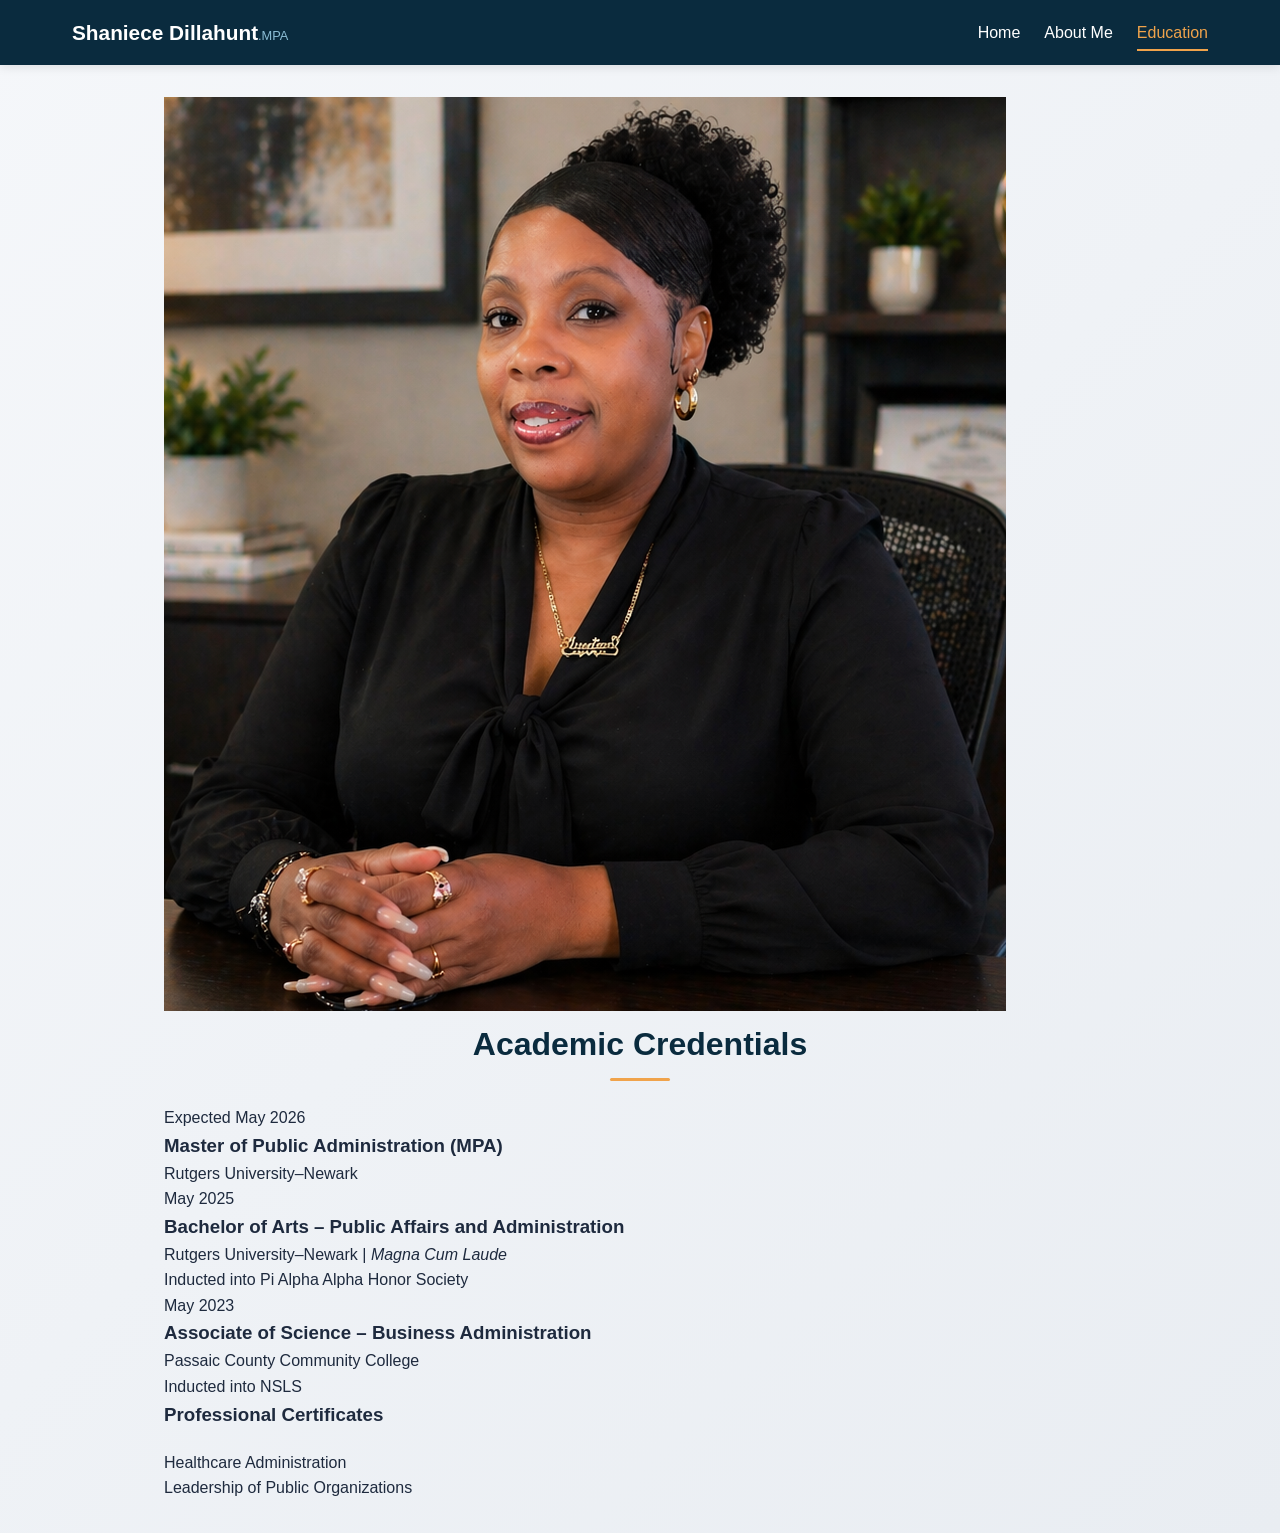
<file: Education.html>
<!DOCTYPE html>
<html lang="en">
<head>
    <meta charset="UTF-8">
    <meta name="viewport" content="width=device-width, initial-scale=1.0">
    <title>Education | Shaniece Dillahunt</title>
    <link rel="stylesheet" href="style.css">
    <link href="https://fonts.googleapis.com/css2?family=Libre+Baskerville:ital@1&family=Plus+Jakarta+Sans:wght@400;600;800&display=swap" rel="stylesheet">
</head>
<body>
    <nav>
        <div class="nav-container">
            <div class="logo">Shaniece Dillahunt<span>.MPA</span></div>
            <ul>
                <li><a href="index.html">Home</a></li>
                <li><a href="about.html">About Me</a></li>
                <li><a href="education.html" class="active">Education</a></li>
            </ul>
        </div>
    </nav>

    <div class="container education-page">
        <img src="profile1.jpg" alt="Shaniece Dillahunt" class="edu-profile-image">
        
        <div class="section-title">
            <h2>Academic Credentials</h2>
            <div class="underline"></div>
        </div>

        <div class="timeline">
            <div class="edu-item">
                <span class="date">Expected May 2026</span>
                <h3>Master of Public Administration (MPA)</h3>
                <p class="school">Rutgers University–Newark</p>
            </div>
            <div class="edu-item">
                <span class="date">May 2025</span>
                <h3>Bachelor of Arts – Public Affairs and Administration</h3>
                <p class="school">Rutgers University–Newark | <em>Magna Cum Laude</em></p>
                <p class="honor">Inducted into Pi Alpha Alpha Honor Society</p>
            </div>
            <div class="edu-item">
                <span class="date">May 2023</span>
                <h3>Associate of Science – Business Administration</h3>
                <p class="school">Passaic County Community College</p>
                <p class="honor">Inducted into NSLS</p>
            </div>
        </div>

        <div class="cert-section">
            <h3 style="margin-bottom: 20px;">Professional Certificates</h3>
            <div class="cert-grid">
                <div class="cert-card">Healthcare Administration</div>
                <div class="cert-card">Leadership of Public Organizations</div>
            </div>
        </div>
    </div>
</body>
</html>
</file>
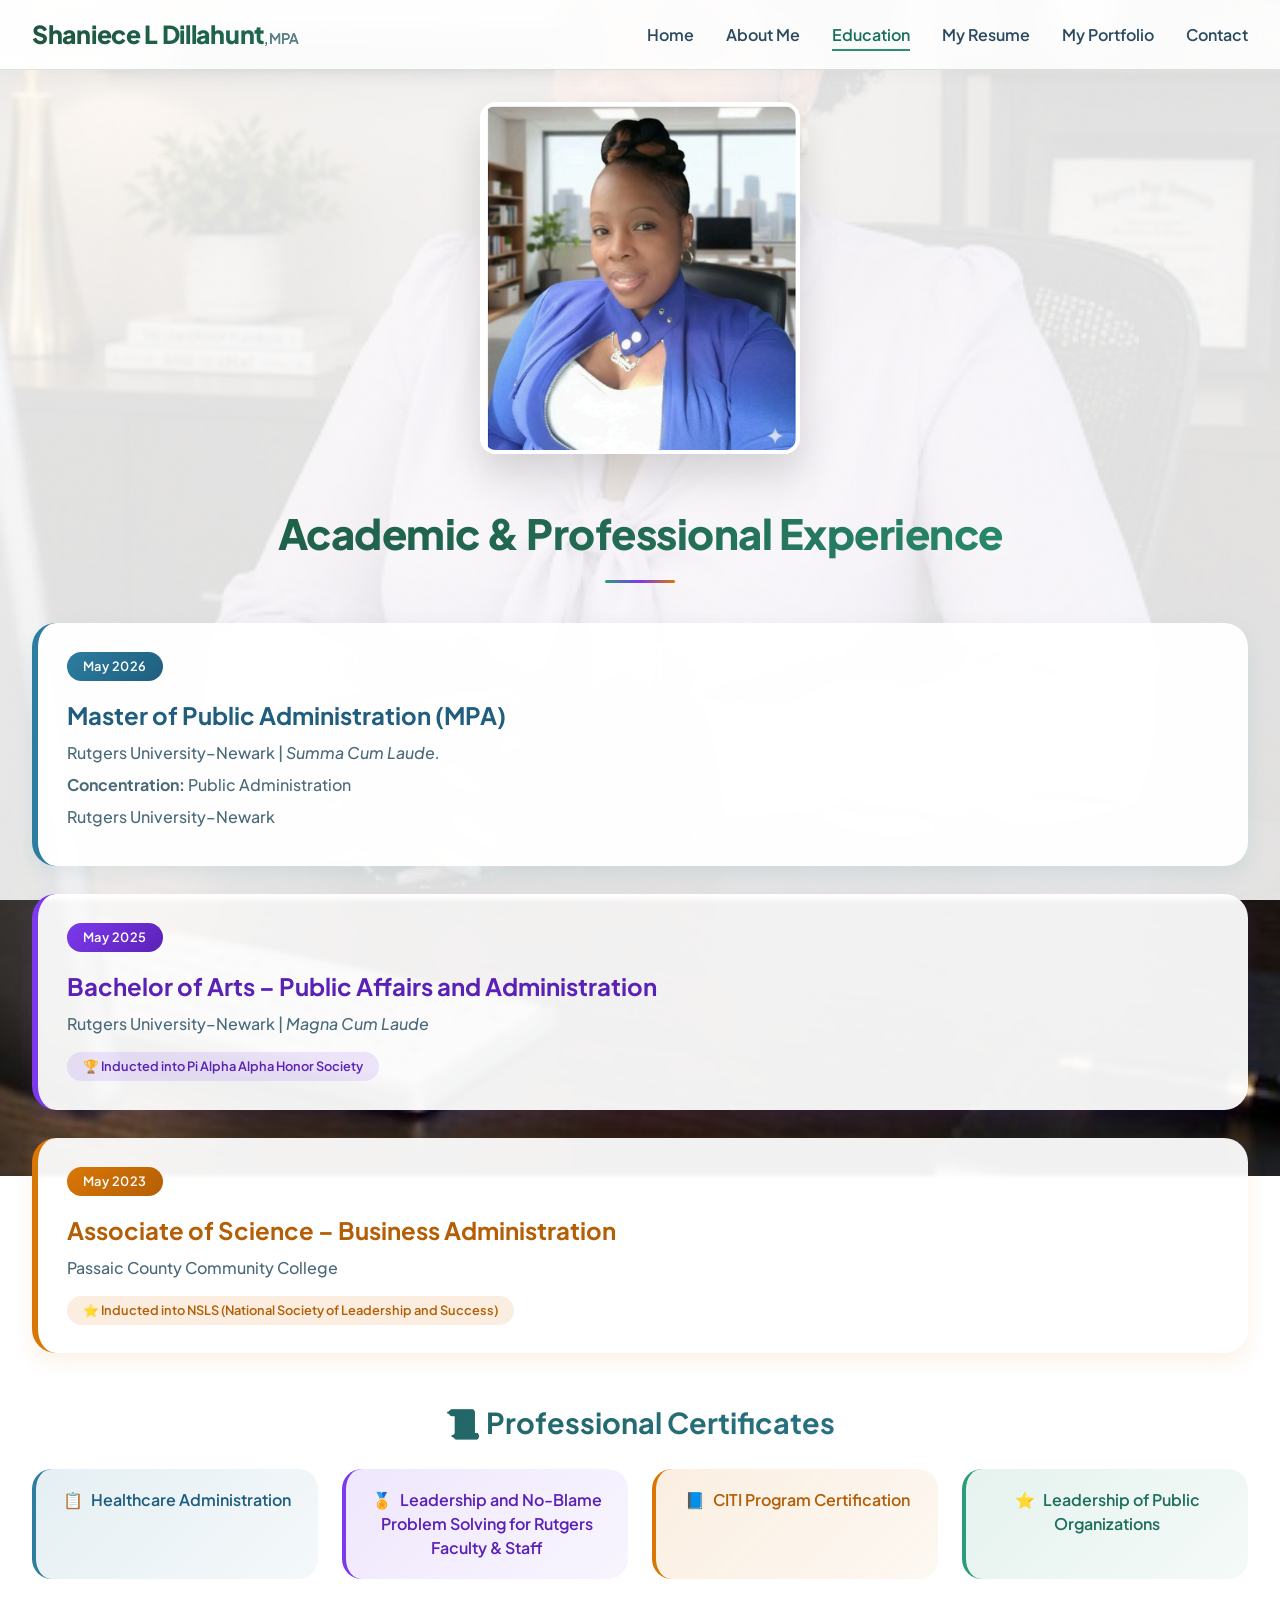
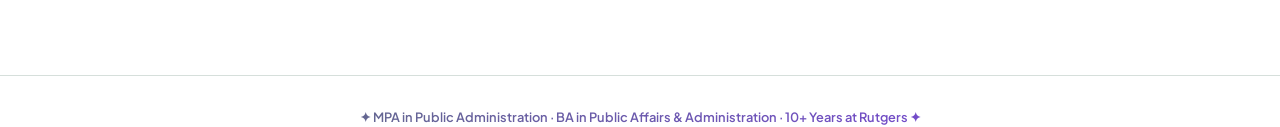
<file: education.html>
<!DOCTYPE html>
<html lang="en">
<head>
    <meta charset="UTF-8">
    <meta name="viewport" content="width=device-width, initial-scale=1.0, viewport-fit=cover">
    <title>Education & Experience | Shaniece Dillahunt</title>
    <link href="https://fonts.googleapis.com/css2?family=Libre+Baskerville:ital@1&family=Plus+Jakarta+Sans:wght@300;400;500;600;700;800&display=swap" rel="stylesheet">
    <style>
        * {
            margin: 0;
            padding: 0;
            box-sizing: border-box;
        }

        body {
            font-family: 'Plus Jakarta Sans', sans-serif;
            background-image: url('profilepic.jpg');
            background-size: cover;
            background-position: center center;
            background-attachment: fixed;
            background-repeat: no-repeat;
            color: #1a2c3e;
            line-height: 1.5;
            position: relative;
        }

        /* Semi-transparent overlay for readability */
        body::before {
            content: "";
            position: fixed;
            top: 0;
            left: 0;
            width: 100%;
            height: 100%;
            background: rgba(255, 255, 255, 0.88);
            pointer-events: none;
            z-index: 0;
        }

        /* Subtle grain texture */
        body::after {
            content: "";
            position: fixed;
            top: 0;
            left: 0;
            width: 100%;
            height: 100%;
            background-image: url('[data-uri]');
            background-repeat: repeat;
            opacity: 0.3;
            pointer-events: none;
            z-index: 0;
        }

        nav, .container, footer-note {
            position: relative;
            z-index: 2;
        }

        /* Navigation */
        nav {
            background: rgba(255, 255, 255, 0.85);
            backdrop-filter: blur(12px);
            box-shadow: 0 4px 20px rgba(0, 0, 0, 0.03);
            position: sticky;
            top: 0;
            z-index: 100;
            border-bottom: 1px solid rgba(180, 200, 188, 0.5);
        }

        .nav-container {
            max-width: 1280px;
            margin: 0 auto;
            padding: 1rem 2rem;
            display: flex;
            justify-content: space-between;
            align-items: center;
            flex-wrap: wrap;
        }

        .logo {
            font-size: 1.55rem;
            font-weight: 800;
            letter-spacing: -0.3px;
            background: linear-gradient(135deg, #1f543e, #1e6b55);
            background-clip: text;
            -webkit-background-clip: text;
            color: transparent;
        }
        .logo span {
            font-weight: 500;
            font-size: 0.9rem;
            background: none;
            color: #5f7f8c;
            -webkit-background-clip: unset;
            background-clip: unset;
        }

        nav ul {
            display: flex;
            gap: 2rem;
            list-style: none;
        }

        nav ul li a {
            text-decoration: none;
            font-weight: 600;
            font-size: 1rem;
            color: #2c4b5e;
            transition: 0.2s ease;
            padding-bottom: 4px;
            border-bottom: 2px solid transparent;
        }

        nav ul li a:hover, nav ul li a.active {
            border-bottom-color: #2c8f72;
            color: #1a705c;
        }

        /* Main container */
        .container {
            max-width: 1280px;
            margin: 2rem auto;
            padding: 0 2rem 3rem;
        }

        /* Profile Image Styling - FULL RECTANGLE */
        .profile-wrapper {
            display: flex;
            justify-content: center;
            margin-bottom: 3rem;
        }
        
        .edu-profile-image {
            width: 320px;
            height: auto;
            max-height: 380px;
            object-fit: cover;
            border-radius: 16px;
            border: 4px solid white;
            box-shadow: 0 20px 40px rgba(0, 0, 0, 0.15);
            transition: transform 0.3s ease, box-shadow 0.3s ease;
        }
        
        .edu-profile-image:hover {
            transform: scale(1.02);
            box-shadow: 0 25px 50px rgba(0, 0, 0, 0.2);
        }

        /* Section Title */
        .section-title {
            text-align: center;
            margin-bottom: 2.5rem;
        }

        .section-title h2 {
            font-size: 2.6rem;
            font-weight: 800;
            letter-spacing: -0.5px;
            background: linear-gradient(125deg, #1e5943, #236b53, #2c9b7a);
            background-clip: text;
            -webkit-background-clip: text;
            color: transparent;
            margin-bottom: 0.5rem;
        }

        .underline {
            height: 3px;
            width: 70px;
            background: linear-gradient(90deg, #2c9b7a, #7c3aed, #d97706);
            margin: 1rem auto 0;
            border-radius: 4px;
        }

        /* Timeline / Education Items - DIFFERENT COLORS for each */
        .timeline {
            display: flex;
            flex-direction: column;
            gap: 1.8rem;
            margin-bottom: 3rem;
        }

        /* Item 1 - MPA (Teal/Blue theme) */
        .edu-item-1 {
            background: rgba(255, 255, 255, 0.94);
            backdrop-filter: blur(2px);
            border-radius: 24px;
            padding: 1.8rem;
            border-left: 6px solid #2c7da0;
            box-shadow: 0 8px 20px rgba(44, 125, 160, 0.1);
            transition: all 0.3s ease;
            position: relative;
            overflow: hidden;
        }
        .edu-item-1 .date { background: linear-gradient(135deg, #2c7da0, #1f5e7e); }
        .edu-item-1 h3 { color: #1f5e7e; }
        .edu-item-1:hover { transform: translateX(8px); background: rgba(255, 255, 255, 0.98); box-shadow: 0 12px 28px rgba(44, 125, 160, 0.2); }

        /* Item 2 - Bachelor's (Purple/Plum theme) */
        .edu-item-2 {
            background: rgba(255, 255, 255, 0.94);
            backdrop-filter: blur(2px);
            border-radius: 24px;
            padding: 1.8rem;
            border-left: 6px solid #7c3aed;
            box-shadow: 0 8px 20px rgba(124, 58, 237, 0.1);
            transition: all 0.3s ease;
            position: relative;
            overflow: hidden;
        }
        .edu-item-2 .date { background: linear-gradient(135deg, #7c3aed, #5b21b6); }
        .edu-item-2 h3 { color: #5b21b6; }
        .edu-item-2:hover { transform: translateX(8px); background: rgba(255, 255, 255, 0.98); box-shadow: 0 12px 28px rgba(124, 58, 237, 0.2); }

        /* Item 3 - Associate (Amber/Gold theme) */
        .edu-item-3 {
            background: rgba(255, 255, 255, 0.94);
            backdrop-filter: blur(2px);
            border-radius: 24px;
            padding: 1.8rem;
            border-left: 6px solid #d97706;
            box-shadow: 0 8px 20px rgba(217, 119, 6, 0.1);
            transition: all 0.3s ease;
            position: relative;
            overflow: hidden;
        }
        .edu-item-3 .date { background: linear-gradient(135deg, #d97706, #b45f06); }
        .edu-item-3 h3 { color: #b45f06; }
        .edu-item-3:hover { transform: translateX(8px); background: rgba(255, 255, 255, 0.98); box-shadow: 0 12px 28px rgba(217, 119, 6, 0.2); }

        /* Shared styles */
        .date {
            display: inline-block;
            color: white;
            padding: 0.3rem 1rem;
            border-radius: 20px;
            font-size: 0.8rem;
            font-weight: 600;
            margin-bottom: 1rem;
            letter-spacing: 0.5px;
        }

        .edu-item-1 h3, .edu-item-2 h3, .edu-item-3 h3 {
            font-size: 1.5rem;
            font-weight: 700;
            margin-bottom: 0.5rem;
        }

        .school {
            font-size: 1rem;
            color: #4a6a7a;
            font-weight: 500;
            margin-bottom: 0.5rem;
        }

        .honor {
            display: inline-block;
            padding: 0.3rem 1rem;
            border-radius: 20px;
            font-size: 0.8rem;
            font-weight: 600;
            margin-top: 0.5rem;
        }
        .edu-item-1 .honor { background: rgba(44, 125, 160, 0.12); color: #1f5e7e; }
        .edu-item-2 .honor { background: rgba(124, 58, 237, 0.12); color: #5b21b6; }
        .edu-item-3 .honor { background: rgba(217, 119, 6, 0.12); color: #b45f06; }

        /* Certificates Section */
        .cert-section {
            margin-top: 2rem;
        }
        
        .cert-section h3 {
            font-size: 1.8rem;
            font-weight: 700;
            background: linear-gradient(135deg, #1e5a48, #2c7da0);
            background-clip: text;
            -webkit-background-clip: text;
            color: transparent;
            margin-bottom: 1.5rem;
            text-align: center;
        }

        .cert-grid {
            display: grid;
            grid-template-columns: repeat(auto-fit, minmax(280px, 1fr));
            gap: 1.5rem;
        }

        .cert-card-1, .cert-card-2, .cert-card-3, .cert-card-4 {
            backdrop-filter: blur(2px);
            border-radius: 20px;
            padding: 1.2rem 1.5rem;
            text-align: center;
            font-weight: 600;
            transition: all 0.3s ease;
            cursor: pointer;
        }
        
        .cert-card-1 { background: linear-gradient(135deg, rgba(44, 125, 160, 0.12), rgba(44, 125, 160, 0.05)); border-left: 4px solid #2c7da0; color: #1f5e7e; }
        .cert-card-2 { background: linear-gradient(135deg, rgba(124, 58, 237, 0.12), rgba(124, 58, 237, 0.05)); border-left: 4px solid #7c3aed; color: #5b21b6; }
        .cert-card-3 { background: linear-gradient(135deg, rgba(217, 119, 6, 0.12), rgba(217, 119, 6, 0.05)); border-left: 4px solid #d97706; color: #b45f06; }
        .cert-card-4 { background: linear-gradient(135deg, rgba(44, 155, 122, 0.12), rgba(44, 155, 122, 0.05)); border-left: 4px solid #2c9b7a; color: #1e6f5c; }
        
        .cert-card-1::before { content: '📋'; margin-right: 8px; }
        .cert-card-2::before { content: '🏅'; margin-right: 8px; }
        .cert-card-3::before { content: '📘'; margin-right: 8px; }
        .cert-card-4::before { content: '⭐'; margin-right: 8px; }
        
        .cert-card-1:hover, .cert-card-2:hover, .cert-card-3:hover, .cert-card-4:hover {
            transform: translateY(-5px);
            filter: brightness(0.98);
            box-shadow: 0 10px 25px rgba(0, 0, 0, 0.1);
        }

        /* Footer */
        footer-note {
            display: block;
            text-align: center;
            margin-top: 3rem;
            font-size: 0.8rem;
            background: linear-gradient(135deg, #5a7a6a, #7c3aed);
            background-clip: text;
            -webkit-background-clip: text;
            color: transparent;
            font-weight: 600;
            border-top: 1px solid rgba(120, 150, 135, 0.3);
            padding-top: 2rem;
        }

        /* Responsive */
        @media (max-width: 780px) {
            .nav-container {
                flex-direction: column;
                gap: 0.8rem;
            }
            nav ul {
                gap: 1.2rem;
                flex-wrap: wrap;
                justify-content: center;
            }
            .container {
                padding: 0 1.2rem 2rem;
            }
            .section-title h2 {
                font-size: 2rem;
            }
            .edu-item-1 h3, .edu-item-2 h3, .edu-item-3 h3 {
                font-size: 1.3rem;
            }
            .edu-profile-image {
                width: 280px;
            }
        }

        @media (max-width: 480px) {
            .edu-item-1, .edu-item-2, .edu-item-3 {
                padding: 1.2rem;
            }
            .cert-card-1, .cert-card-2, .cert-card-3, .cert-card-4 {
                padding: 1rem;
                font-size: 0.9rem;
            }
            .edu-profile-image {
                width: 100%;
                max-width: 280px;
            }
        }
    </style>
</head>
<body>
    <nav>
        <div class="nav-container">
            <div class="logo">Shaniece L Dillahunt<span>, MPA</span></div>
            <ul>
                <li><a href="index.html">Home</a></li>
                <li><a href="about.html">About Me</a></li>
                <li><a href="education.html" class="active">Education</a></li>
                <li><a href="resume.html">My Resume</a></li>
                <li><a href="portfolio.html">My Portfolio</a></li>
                <li><a href="contacts.html">Contact</a></li>
            </ul>
        </div>
    </nav>

    <div class="container education-page">
        <!-- Profile Image - Full Rectangle -->
        <div class="profile-wrapper">
            <img src="Shaniece.png" alt="Shaniece Dillahunt" class="edu-profile-image" onerror="this.src='https://via.placeholder.com/320x380?text=Shaniece+Dillahunt'">
        </div>
        
        <div class="section-title">
            <h2>Academic & Professional Experience</h2>
            <div class="underline"></div>
        </div>

        <div class="timeline">
            <!-- Item 1: MPA in Public Administration -->
            <div class="edu-item-1">
                <span class="date"> May 2026</span>
                <h3>Master of Public Administration (MPA)</h3>
                <p class="school">Rutgers University–Newark | <em>Summa Cum Laude.</em></p>
                <p class="school"><strong>Concentration:</strong> Public Administration</p>
                <p class="school">Rutgers University–Newark</p>
            </div>
            
            <!-- Item 2: Bachelor's in Public Affairs and Administration -->
            <div class="edu-item-2">
                <span class="date">May 2025</span>
                <h3>Bachelor of Arts – Public Affairs and Administration</h3>
                <p class="school">Rutgers University–Newark | <em>Magna Cum Laude</em></p>
                <p class="honor">🏆 Inducted into Pi Alpha Alpha Honor Society</p>
            </div>
            
            <!-- Item 3: Associate Degree -->
            <div class="edu-item-3">
                <span class="date">May 2023</span>
                <h3>Associate of Science – Business Administration</h3>
                <p class="school">Passaic County Community College</p>
                <p class="honor">⭐ Inducted into NSLS (National Society of Leadership and Success)</p>
            </div>
        </div>

        <div class="cert-section">
            <h3>📜 Professional Certificates</h3>
            <div class="cert-grid">
                <div class="cert-card-1">Healthcare Administration</div>
                <div class="cert-card-2">Leadership and No-Blame Problem Solving for Rutgers Faculty & Staff</div>
                <div class="cert-card-3">CITI Program Certification</div>
                <div class="cert-card-4">Leadership of Public Organizations</div>
            </div>
        </div>
    </div>
    
    <footer-note>
        ✦ MPA in Public Administration · BA in Public Affairs & Administration · 10+ Years at Rutgers ✦
    </footer-note>
</body>
</html>
</file>
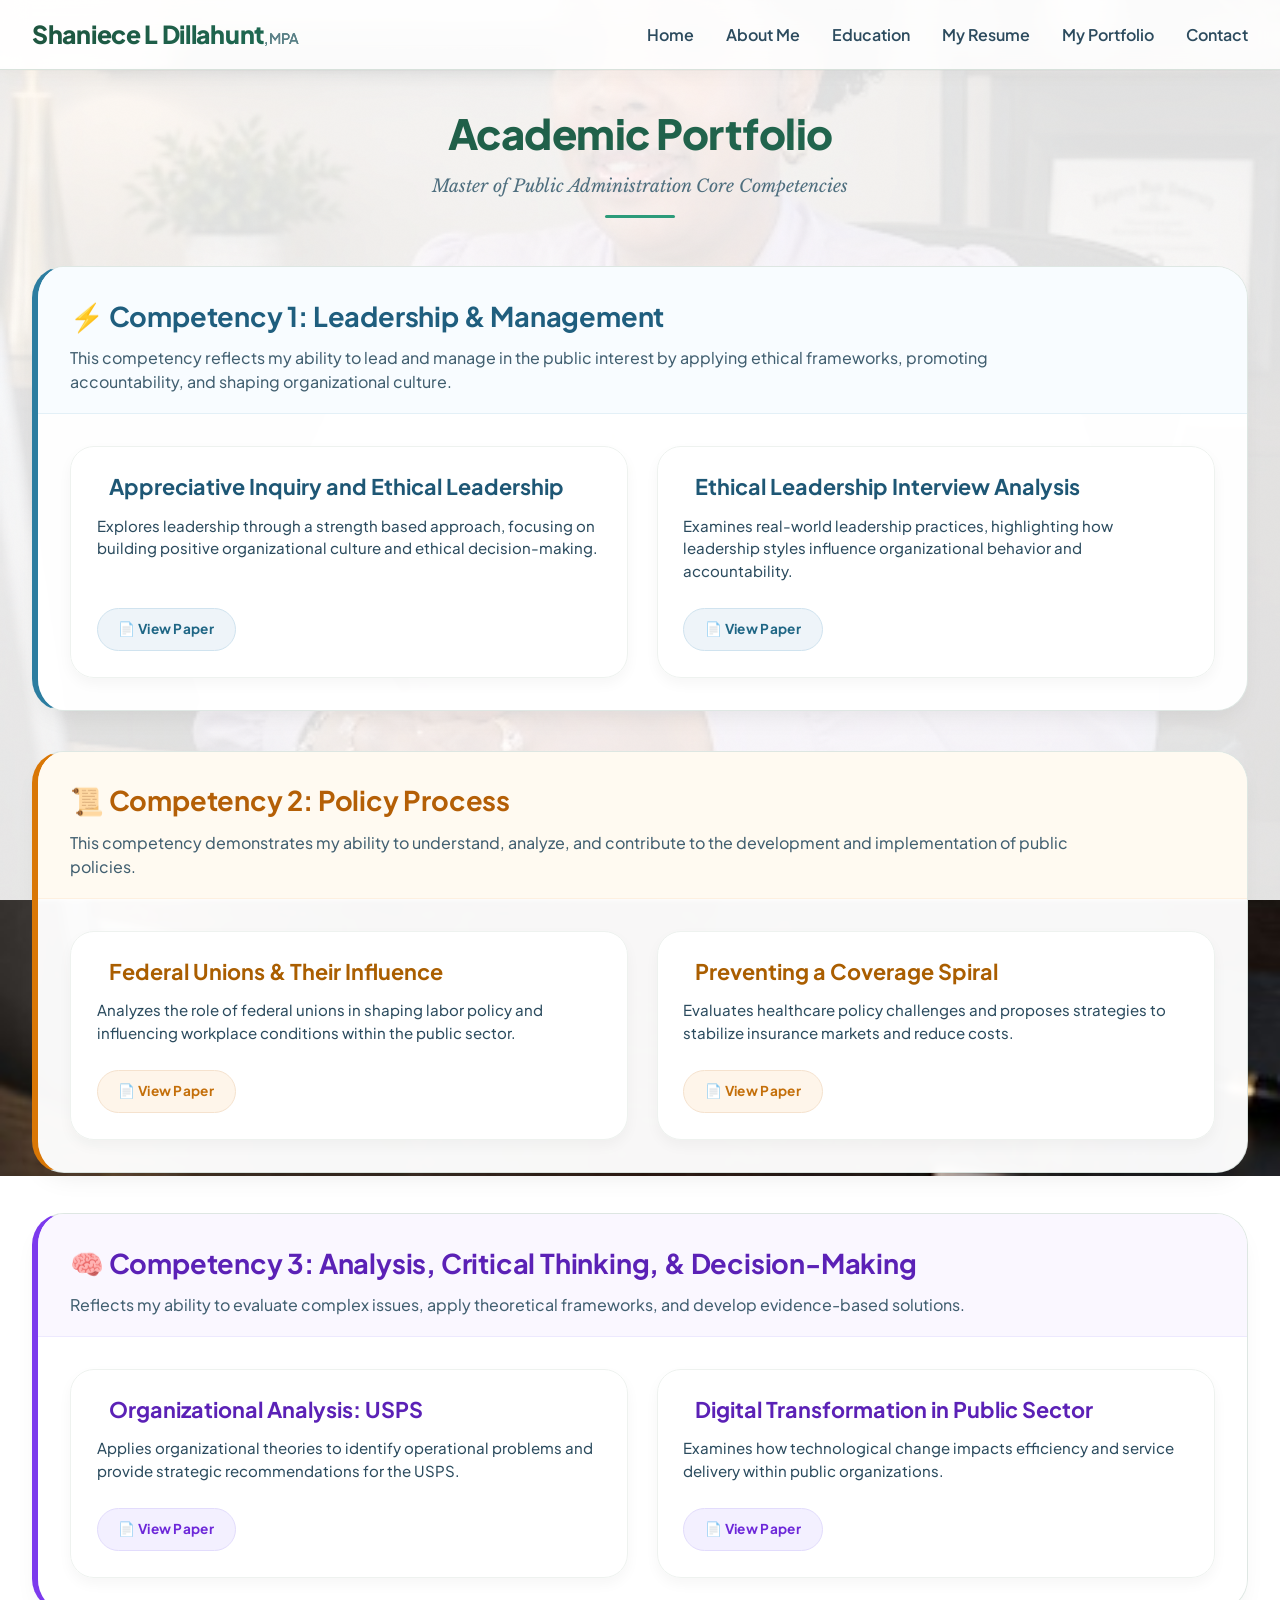
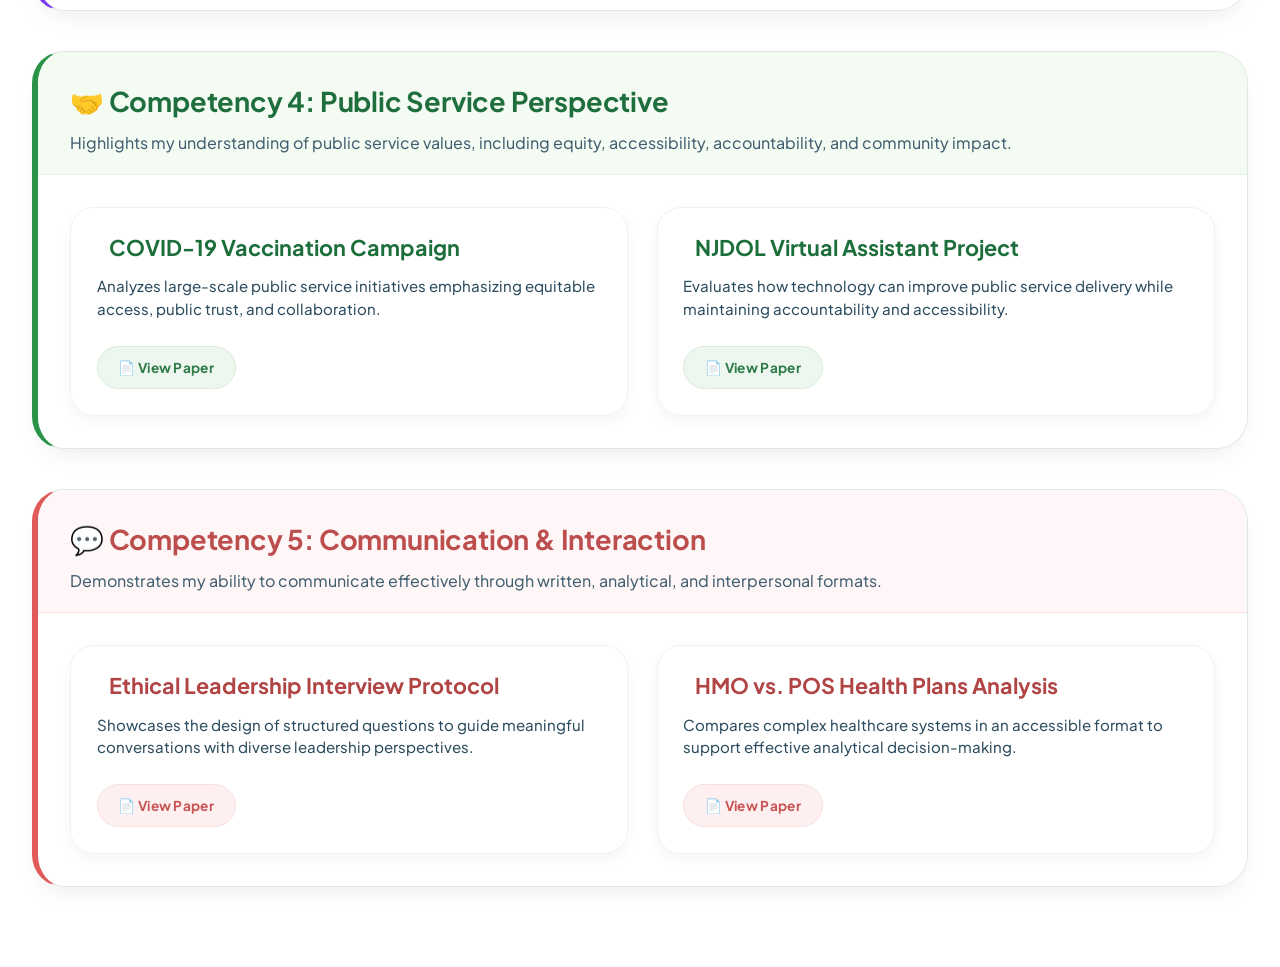
<file: portfolio.html>
<!DOCTYPE html>
<html lang="en">
<head>
    <meta charset="UTF-8">
    <meta name="viewport" content="width=device-width, initial-scale=1.0, viewport-fit=cover">
    <title>Portfolio | Shaniece Dillahunt | MPA Core Competencies</title>
    <link href="https://fonts.googleapis.com/css2?family=Libre+Baskerville:ital@1&family=Plus+Jakarta+Sans:wght@300;400;500;600;700;800&display=swap" rel="stylesheet">
    <style>
        * {
            margin: 0;
            padding: 0;
            box-sizing: border-box;
        }

        body {
            font-family: 'Plus Jakarta Sans', sans-serif;
            /* BACKGROUND IMAGE: profilepic.jpg */
            background-image: url('profilepic.jpg');
            background-size: cover;
            background-position: center center;
            background-attachment: fixed;
            background-repeat: no-repeat;
            color: #1a2c3e;
            line-height: 1.5;
            position: relative;
        }

        /* SEMI-TRANSPARENT OVERLAY for text readability */
        body::before {
            content: "";
            position: fixed;
            top: 0;
            left: 0;
            width: 100%;
            height: 100%;
            background: rgba(255, 255, 255, 0.88);
            /* you can adjust opacity: 0.85 = more image visible, 0.92 = easier text reading */
            pointer-events: none;
            z-index: 0;
        }

        /* subtle grain texture for extra depth (optional, adds elegance) */
        body::after {
            content: "";
            position: fixed;
            top: 0;
            left: 0;
            width: 100%;
            height: 100%;
            background-image: url('[data-uri]');
            background-repeat: repeat;
            opacity: 0.3;
            pointer-events: none;
            z-index: 0;
        }

        /* ensure all content sits above the overlay */
        nav, .container, footer-note {
            position: relative;
            z-index: 2;
        }

        /* Navigation – soft glassmorphism */
        nav {
            background: rgba(255, 255, 255, 0.85);
            backdrop-filter: blur(12px);
            box-shadow: 0 4px 20px rgba(0, 0, 0, 0.03), 0 1px 0 rgba(0, 0, 0, 0.02);
            position: sticky;
            top: 0;
            z-index: 100;
            border-bottom: 1px solid rgba(180, 200, 188, 0.5);
        }

        .nav-container {
            max-width: 1280px;
            margin: 0 auto;
            padding: 1rem 2rem;
            display: flex;
            justify-content: space-between;
            align-items: center;
            flex-wrap: wrap;
        }

        .logo {
            font-size: 1.55rem;
            font-weight: 800;
            letter-spacing: -0.3px;
            background: linear-gradient(135deg, #1f543e, #1e6b55);
            background-clip: text;
            -webkit-background-clip: text;
            color: transparent;
        }
        .logo span {
            font-weight: 500;
            font-size: 0.9rem;
            background: none;
            color: #5f7f8c;
            -webkit-background-clip: unset;
            background-clip: unset;
        }

        nav ul {
            display: flex;
            gap: 2rem;
            list-style: none;
        }

        nav ul li a {
            text-decoration: none;
            font-weight: 600;
            font-size: 1rem;
            color: #2c4b5e;
            transition: 0.2s ease;
            padding-bottom: 4px;
            border-bottom: 2px solid transparent;
        }

        nav ul li a:hover, nav ul li a.active {
            border-bottom-color: #2c8f72;
            color: #1a705c;
        }

        /* main container */
        .container {
            max-width: 1280px;
            margin: 2rem auto;
            padding: 0 2rem 3rem;
        }

        /* section title – elegant */
        .section-title {
            text-align: center;
            margin-bottom: 3rem;
        }

        .section-title h2 {
            font-size: 2.6rem;
            font-weight: 800;
            letter-spacing: -0.5px;
            background: linear-gradient(125deg, #1e5943, #236b53);
            background-clip: text;
            -webkit-background-clip: text;
            color: transparent;
            margin-bottom: 0.5rem;
        }

        .institution {
            font-family: 'Libre Baskerville', serif;
            font-style: italic;
            color: #4e6e7e;
            font-size: 1.1rem;
            margin-top: 0.25rem;
            font-weight: 400;
        }

        .underline {
            height: 3px;
            width: 70px;
            background: #2c9b7a;
            margin: 1rem auto 0;
            border-radius: 4px;
        }

        /* COMPETENCY SECTIONS – soft matte cards with distinct color accents */
        .competency-container {
            display: flex;
            flex-direction: column;
            gap: 2.5rem;
        }

        .competency-section {
            border-radius: 32px;
            overflow: hidden;
            transition: all 0.2s ease;
            box-shadow: 0 12px 28px -12px rgba(0, 0, 0, 0.1);
            background: rgba(255, 255, 255, 0.94);
            backdrop-filter: blur(2px);
            border: 1px solid rgba(200, 215, 208, 0.6);
        }

        /* individual color themes */
        .comp-1 { border-left: 6px solid #2c7da0; }
        .comp-1 .competency-header { background: rgba(248, 252, 255, 0.92); border-bottom: 1px solid #e3f0f7; }
        .comp-1 .competency-header h3 { color: #1f5e7e; }
        .comp-1 .paper-card h4 { border-left-color: #2c7da0; color: #1e5775; }
        .comp-1 .view-btn { background: #eef4f9; color: #1f6685; border-color: #d0e3ef; }
        .comp-1 .view-btn:hover { background: #2c7da0; color: white; }

        .comp-2 { border-left: 6px solid #d97706; }
        .comp-2 .competency-header { background: rgba(255, 250, 240, 0.92); border-bottom: 1px solid #fef0e0; }
        .comp-2 .competency-header h3 { color: #b45f06; }
        .comp-2 .paper-card h4 { border-left-color: #e68a2e; color: #aa5e00; }
        .comp-2 .view-btn { background: #fef5ea; color: #c46f0a; border-color: #f5e2ce; }
        .comp-2 .view-btn:hover { background: #d97706; color: white; }

        .comp-3 { border-left: 6px solid #7c3aed; }
        .comp-3 .competency-header { background: rgba(250, 247, 255, 0.92); border-bottom: 1px solid #ede9fe; }
        .comp-3 .competency-header h3 { color: #5b21b6; }
        .comp-3 .paper-card h4 { border-left-color: #8b5cf6; color: #5b21b6; }
        .comp-3 .view-btn { background: #f3f0ff; color: #6d28d9; border-color: #e2dcfc; }
        .comp-3 .view-btn:hover { background: #7c3aed; color: white; }

        .comp-4 { border-left: 6px solid #2b9348; }
        .comp-4 .competency-header { background: rgba(244, 251, 242, 0.92); border-bottom: 1px solid #e2f3e4; }
        .comp-4 .competency-header h3 { color: #1f6e3d; }
        .comp-4 .paper-card h4 { border-left-color: #3b9e5c; color: #1c6e3b; }
        .comp-4 .view-btn { background: #eef7ef; color: #2c7a47; border-color: #d9ecd9; }
        .comp-4 .view-btn:hover { background: #2b9348; color: white; }

        .comp-5 { border-left: 6px solid #e05a5a; }
        .comp-5 .competency-header { background: rgba(255, 247, 247, 0.92); border-bottom: 1px solid #fde2e2; }
        .comp-5 .competency-header h3 { color: #bc4e4e; }
        .comp-5 .paper-card h4 { border-left-color: #e27373; color: #b14444; }
        .comp-5 .view-btn { background: #fef0f0; color: #c75353; border-color: #fadfdf; }
        .comp-5 .view-btn:hover { background: #e05a5a; color: white; }

        .competency-header {
            padding: 1.8rem 2rem 1.2rem 2rem;
        }
        .competency-header h3 {
            font-size: 1.7rem;
            font-weight: 700;
            margin-bottom: 0.6rem;
            letter-spacing: -0.2px;
        }
        .competency-header p {
            font-size: 1rem;
            line-height: 1.5;
            max-width: 90%;
            font-weight: 450;
            color: #415f70;
        }

        /* PAPER GRID */
        .paper-grid {
            display: grid;
            grid-template-columns: repeat(auto-fit, minmax(300px, 1fr));
            gap: 1.8rem;
            padding: 2rem;
            background: rgba(255, 255, 255, 0.5);
        }

        .paper-card {
            border-radius: 24px;
            padding: 1.6rem;
            background: rgba(255, 255, 255, 0.96);
            box-shadow: 0 6px 14px rgba(0, 0, 0, 0.04);
            border: 1px solid #eef2ef;
            transition: all 0.25s ease;
            display: flex;
            flex-direction: column;
        }

        .paper-card:hover {
            transform: translateY(-5px);
            background: white;
            box-shadow: 0 20px 28px -12px rgba(0, 0, 0, 0.15);
            border-color: #cfdfd7;
        }

        .paper-card h4 {
            font-size: 1.35rem;
            font-weight: 700;
            margin-bottom: 0.85rem;
            line-height: 1.3;
            padding-left: 0.75rem;
        }

        .paper-card p {
            color: #2b4b5e;
            font-size: 0.94rem;
            margin-bottom: 1.6rem;
            flex: 1;
            line-height: 1.5;
            font-weight: 450;
        }

        .view-btn {
            display: inline-flex;
            align-items: center;
            justify-content: center;
            font-weight: 700;
            font-size: 0.85rem;
            padding: 0.65rem 1.3rem;
            border-radius: 40px;
            text-decoration: none;
            transition: 0.2s;
            width: fit-content;
            border: 1px solid;
            letter-spacing: 0.3px;
        }

        /* responsive */
        @media (max-width: 780px) {
            .nav-container {
                flex-direction: column;
                gap: 0.8rem;
            }
            nav ul {
                gap: 1.2rem;
                flex-wrap: wrap;
                justify-content: center;
            }
            .container {
                padding: 0 1.2rem 2rem;
            }
            .competency-header p {
                max-width: 100%;
            }
            .paper-grid {
                grid-template-columns: 1fr;
                gap: 1.4rem;
                padding: 1.5rem;
            }
            .section-title h2 {
                font-size: 2rem;
            }
        }

        @media (max-width: 480px) {
            .competency-header {
                padding: 1.2rem;
            }
            .competency-header h3 {
                font-size: 1.4rem;
            }
            .paper-card {
                padding: 1.2rem;
            }
        }

        footer-note {
            display: block;
            text-align: center;
            margin-top: 3.5rem;
            font-size: 0.8rem;
            color: #5a7a6a;
            font-weight: 500;
            letter-spacing: 0.2px;
            border-top: 1px solid rgba(120, 150, 135, 0.3);
            padding-top: 2rem;
            background: transparent;
        }
    </style>
</head>
<body>
    <nav>
    <div class="nav-container">
        <div class="logo">Shaniece L Dillahunt<span>, MPA</span></div>
        <ul>
            <li><a href="index.html">Home</a></li>
            <li><a href="about.html">About Me</a></li>
            <li><a href="education.html">Education</a></li>
            <li><a href="resume.html">My Resume</a></li>
            <li><a href="portfolio.html">My Portfolio</a></li>
            <li><a href="contacts.html">Contact</a></li>
        </ul>
    </div>
</nav>
 <div class="container portfolio-page">
        <div class="section-title">
            <h2>Academic Portfolio</h2>
            <p class="institution">Master of Public Administration Core Competencies</p>
            <div class="underline"></div>
        </div>

        <div class="competency-container">
            
            <!-- Competency 1: Leadership & Management -->
            <section class="competency-section comp-1">
                <div class="competency-header">
                    <h3>⚡ Competency 1: Leadership & Management</h3>
                    <p>This competency reflects my ability to lead and manage in the public interest by applying ethical frameworks, promoting accountability, and shaping organizational culture.</p>
                </div>
                <div class="paper-grid">
                    <div class="paper-card">
                        <h4>Appreciative Inquiry and Ethical Leadership</h4>
                        <p>Explores leadership through a strength based approach, focusing on building positive organizational culture and ethical decision-making.</p>
                        <a href="Ehical.pdf" target="_blank" class="view-btn">📄 View Paper</a>
                    </div>
                    <div class="paper-card">
                        <h4>Ethical Leadership Interview Analysis</h4>
                        <p>Examines real-world leadership practices, highlighting how leadership styles influence organizational behavior and accountability.</p>
                        <a href="ethicalleadership.pdf" target="_blank" class="view-btn">📄 View Paper</a>
                    </div>
                </div>
            </section>

            <!-- Competency 2: Policy Process -->
            <section class="competency-section comp-2">
                <div class="competency-header">
                    <h3>📜 Competency 2: Policy Process</h3>
                    <p>This competency demonstrates my ability to understand, analyze, and contribute to the development and implementation of public policies.</p>
                </div>
                <div class="paper-grid">
                    <div class="paper-card">
                        <h4>Federal Unions & Their Influence</h4>
                        <p>Analyzes the role of federal unions in shaping labor policy and influencing workplace conditions within the public sector.</p>
                        <a href="finp.pdf" target="_blank" class="view-btn">📄 View Paper</a>
                    </div>
                    <div class="paper-card">
                        <h4>Preventing a Coverage Spiral</h4>
                        <p>Evaluates healthcare policy challenges and proposes strategies to stabilize insurance markets and reduce costs.</p>
                        <a href="s.dillahunthealthsystemspolicyfinal12.22.2025.pdf" target="_blank" class="view-btn">📄 View Paper</a>
                    </div>
                </div>
            </section>

            <!-- Competency 3: Analysis, Critical Thinking, & Decision-Making -->
            <section class="competency-section comp-3">
                <div class="competency-header">
                    <h3>🧠 Competency 3: Analysis, Critical Thinking, & Decision-Making</h3>
                    <p>Reflects my ability to evaluate complex issues, apply theoretical frameworks, and develop evidence-based solutions.</p>
                </div>
                <div class="paper-grid">
                    <div class="paper-card">
                        <h4>Organizational Analysis: USPS</h4>
                        <p>Applies organizational theories to identify operational problems and provide strategic recommendations for the USPS.</p>
                        <a href="sdillahuntorganizationalanalysispaper12.10.24.pdf" target="_blank" class="view-btn">📄 View Paper</a>
                    </div>
                    <div class="paper-card">
                        <h4>Digital Transformation in Public Sector</h4>
                        <p>Examines how technological change impacts efficiency and service delivery within public organizations.</p>
                        <a href="digitaltrans.pdf" target="_blank" class="view-btn">📄 View Paper</a>
                    </div>
                </div>
            </section>

            <!-- Competency 4: Public Service Perspective -->
            <section class="competency-section comp-4">
                <div class="competency-header">
                    <h3>🤝 Competency 4: Public Service Perspective</h3>
                    <p>Highlights my understanding of public service values, including equity, accessibility, accountability, and community impact.</p>
                </div>
                <div class="paper-grid">
                    <div class="paper-card">
                        <h4>COVID-19 Vaccination Campaign</h4>
                        <p>Analyzes large-scale public service initiatives emphasizing equitable access, public trust, and collaboration.</p>
                        <a href="sdillahuntcurrenteventessay2.pdf" target="_blank" class="view-btn">📄 View Paper</a>
                    </div>
                    <div class="paper-card">
                        <h4>NJDOL Virtual Assistant Project</h4>
                        <p>Evaluates how technology can improve public service delivery while maintaining accountability and accessibility.</p>
                        <a href="sdillahuntfinalprojecttechpubadmin.pdf" target="_blank" class="view-btn">📄 View Paper</a>
                    </div>
                </div>
            </section>

            <!-- Competency 5: Communication & Interaction -->
            <section class="competency-section comp-5">
                <div class="competency-header">
                    <h3>💬 Competency 5: Communication & Interaction</h3>
                    <p>Demonstrates my ability to communicate effectively through written, analytical, and interpersonal formats.</p>
                </div>
                <div class="paper-grid">
                    <div class="paper-card">
                        <h4>Ethical Leadership Interview Protocol</h4>
                        <p>Showcases the design of structured questions to guide meaningful conversations with diverse leadership perspectives.</p>
                        <a href="sdillahuntappreciativeinquiryethicalleadershipinterviewprotocol.pdf" target="_blank" class="view-btn">📄 View Paper</a>
                    </div>
                    <div class="paper-card">
                        <h4>HMO vs. POS Health Plans Analysis</h4>
                        <p>Compares complex healthcare systems in an accessible format to support effective analytical decision-making.</p>
                        <a href="sdillahunthmoandposhealthplans.pdf" target="_blank" class="view-btn">📄 View Paper</a>
                    </div>
                </div>
            </section>
        </div>
    </div>
</body>
</html>
</file>
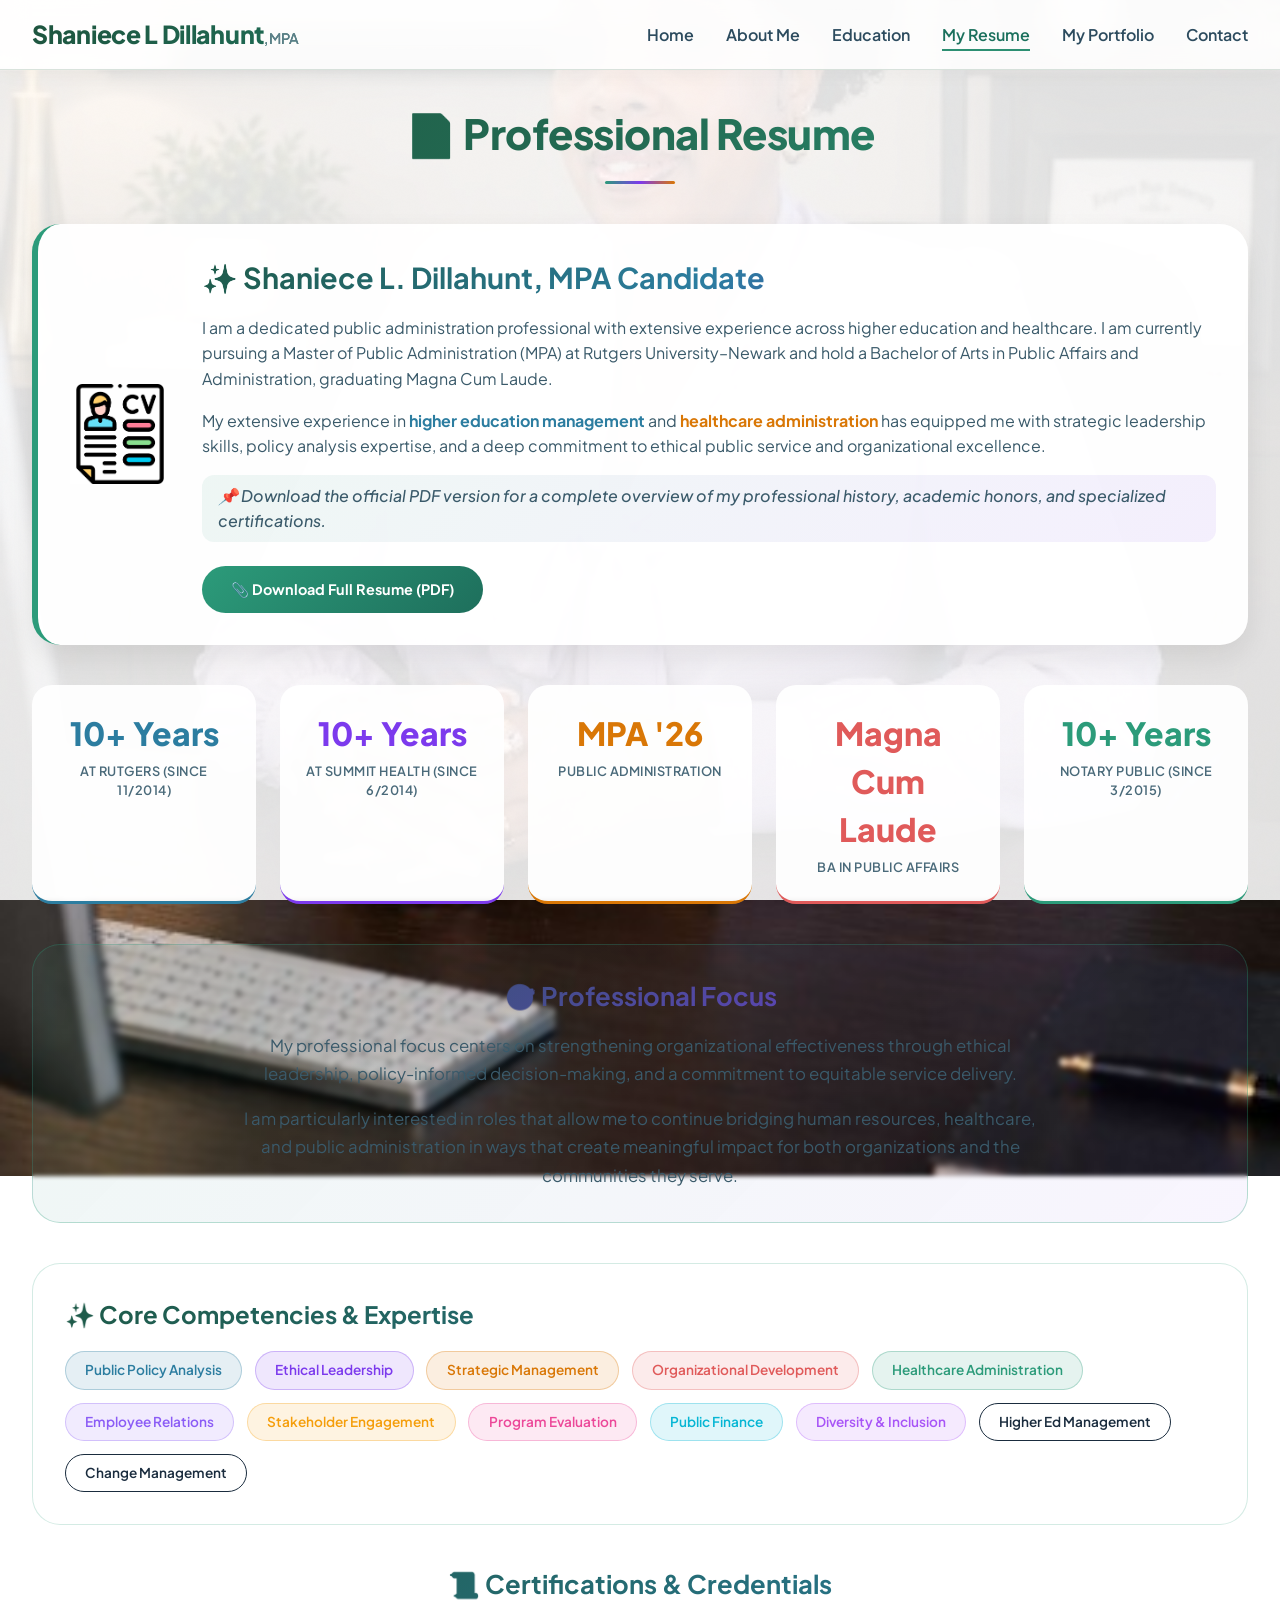
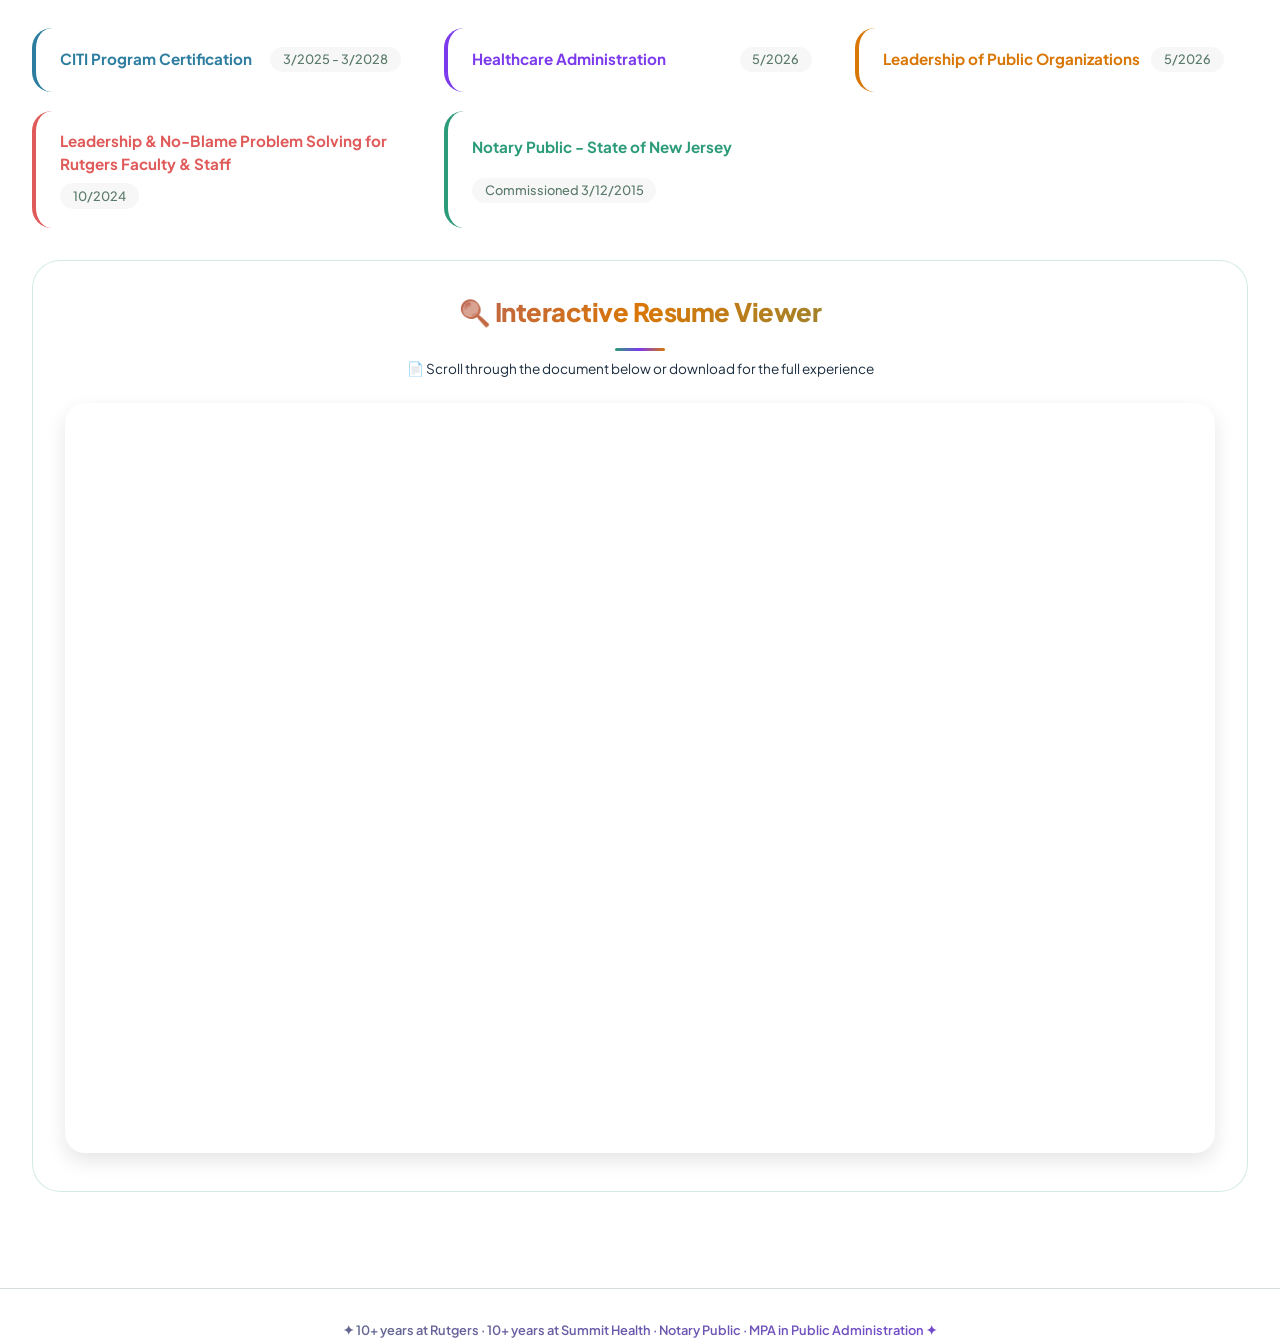
<file: resume.html>
<!DOCTYPE html>
<html lang="en">
<head>
    <meta charset="UTF-8">
    <meta name="viewport" content="width=device-width, initial-scale=1.0, viewport-fit=cover">
    <title>Resume | Shaniece Dillahunt | MPA Candidate</title>
    <link href="https://fonts.googleapis.com/css2?family=Libre+Baskerville:ital@1&family=Plus+Jakarta+Sans:wght@300;400;500;600;700;800&display=swap" rel="stylesheet">
    <style>
        * {
            margin: 0;
            padding: 0;
            box-sizing: border-box;
        }

        body {
            font-family: 'Plus Jakarta Sans', sans-serif;
            background-image: url('profilepic.jpg');
            background-size: cover;
            background-position: center center;
            background-attachment: fixed;
            background-repeat: no-repeat;
            color: #1a2c3e;
            line-height: 1.5;
            position: relative;
        }

        body::before {
            content: "";
            position: fixed;
            top: 0;
            left: 0;
            width: 100%;
            height: 100%;
            background: rgba(255, 255, 255, 0.88);
            pointer-events: none;
            z-index: 0;
        }

        body::after {
            content: "";
            position: fixed;
            top: 0;
            left: 0;
            width: 100%;
            height: 100%;
            background-image: url('[data-uri]');
            background-repeat: repeat;
            opacity: 0.3;
            pointer-events: none;
            z-index: 0;
        }

        nav, .container, footer-note {
            position: relative;
            z-index: 2;
        }

        nav {
            background: rgba(255, 255, 255, 0.85);
            backdrop-filter: blur(12px);
            box-shadow: 0 4px 20px rgba(0, 0, 0, 0.03);
            position: sticky;
            top: 0;
            z-index: 100;
            border-bottom: 1px solid rgba(180, 200, 188, 0.5);
        }

        .nav-container {
            max-width: 1280px;
            margin: 0 auto;
            padding: 1rem 2rem;
            display: flex;
            justify-content: space-between;
            align-items: center;
            flex-wrap: wrap;
        }

        .logo {
            font-size: 1.55rem;
            font-weight: 800;
            letter-spacing: -0.3px;
            background: linear-gradient(135deg, #1f543e, #1e6b55);
            background-clip: text;
            -webkit-background-clip: text;
            color: transparent;
        }
        .logo span {
            font-weight: 500;
            font-size: 0.9rem;
            background: none;
            color: #5f7f8c;
            -webkit-background-clip: unset;
            background-clip: unset;
        }

        nav ul {
            display: flex;
            gap: 2rem;
            list-style: none;
        }

        nav ul li a {
            text-decoration: none;
            font-weight: 600;
            font-size: 1rem;
            color: #2c4b5e;
            transition: 0.2s ease;
            padding-bottom: 4px;
            border-bottom: 2px solid transparent;
        }

        nav ul li a:hover, nav ul li a.active {
            border-bottom-color: #2c8f72;
            color: #1a705c;
        }

        .container {
            max-width: 1280px;
            margin: 2rem auto;
            padding: 0 2rem 3rem;
        }

        .section-title {
            text-align: center;
            margin-bottom: 2.5rem;
        }

        .section-title h2 {
            font-size: 2.6rem;
            font-weight: 800;
            letter-spacing: -0.5px;
            background: linear-gradient(125deg, #1e5943, #236b53, #2c9b7a);
            background-clip: text;
            -webkit-background-clip: text;
            color: transparent;
            margin-bottom: 0.5rem;
        }

        .underline {
            height: 3px;
            width: 70px;
            background: linear-gradient(90deg, #2c9b7a, #7c3aed, #d97706);
            margin: 1rem auto 0;
            border-radius: 4px;
        }

        .cv-header-flex {
            display: flex;
            gap: 2rem;
            background: rgba(255, 255, 255, 0.94);
            backdrop-filter: blur(2px);
            border-radius: 28px;
            padding: 2rem;
            margin-bottom: 2.5rem;
            border-left: 6px solid #2c9b7a;
            box-shadow: 0 12px 28px rgba(0, 0, 0, 0.08);
            transition: all 0.3s ease;
        }
        
        .cv-header-flex:hover {
            transform: translateY(-3px);
            box-shadow: 0 20px 35px rgba(0, 0, 0, 0.12);
            background: rgba(255, 255, 255, 0.98);
        }

        .cv-icon {
            width: 100px;
            height: auto;
            object-fit: contain;
            border-radius: 16px;
        }

        .cv-header-text h3 {
            font-size: 1.8rem;
            font-weight: 700;
            background: linear-gradient(135deg, #1e5a48, #2c7da0, #5b21b6);
            background-clip: text;
            -webkit-background-clip: text;
            color: transparent;
            margin-bottom: 1rem;
        }

        .cv-header-text p {
            color: #3a5a6a;
            margin-bottom: 1rem;
            line-height: 1.6;
        }
        
        .cv-header-text p strong {
            color: #d97706;
            font-weight: 700;
        }

        .download-instruction {
            font-style: italic;
            background: linear-gradient(135deg, rgba(44, 155, 122, 0.08), rgba(124, 58, 237, 0.08));
            padding: 0.5rem 1rem;
            border-radius: 12px;
            display: inline-block;
            color: #7c3aed;
            font-weight: 500;
        }

        .btn-main {
            display: inline-flex;
            align-items: center;
            gap: 8px;
            background: linear-gradient(135deg, #2c9b7a, #1e6f5c);
            color: white;
            padding: 0.8rem 1.8rem;
            border-radius: 40px;
            text-decoration: none;
            font-weight: 700;
            font-size: 0.9rem;
            transition: all 0.3s ease;
            border: none;
            cursor: pointer;
            margin-top: 0.5rem;
        }

        .btn-main:hover {
            transform: translateY(-2px);
            box-shadow: 0 8px 20px rgba(44, 155, 122, 0.3);
            background: linear-gradient(135deg, #1e6f5c, #155a4a);
        }

        .stats-section {
            display: grid;
            grid-template-columns: repeat(auto-fit, minmax(200px, 1fr));
            gap: 1.5rem;
            margin-bottom: 2.5rem;
        }

        .stat-card {
            background: rgba(255, 255, 255, 0.92);
            backdrop-filter: blur(2px);
            border-radius: 20px;
            padding: 1.5rem;
            text-align: center;
            transition: all 0.3s ease;
            border-bottom: 3px solid;
        }

        .stat-card:nth-child(1) { border-bottom-color: #2c7da0; }
        .stat-card:nth-child(2) { border-bottom-color: #7c3aed; }
        .stat-card:nth-child(3) { border-bottom-color: #d97706; }
        .stat-card:nth-child(4) { border-bottom-color: #e05a5a; }
        .stat-card:nth-child(5) { border-bottom-color: #2c9b7a; }

        .stat-card:hover {
            transform: translateY(-5px);
            background: white;
            box-shadow: 0 12px 24px rgba(0, 0, 0, 0.1);
        }

        .stat-number {
            font-size: 2rem;
            font-weight: 800;
            margin-bottom: 0.3rem;
        }
        .stat-card:nth-child(1) .stat-number { color: #2c7da0; }
        .stat-card:nth-child(2) .stat-number { color: #7c3aed; }
        .stat-card:nth-child(3) .stat-number { color: #d97706; }
        .stat-card:nth-child(4) .stat-number { color: #e05a5a; }
        .stat-card:nth-child(5) .stat-number { color: #2c9b7a; }

        .stat-label {
            font-size: 0.8rem;
            font-weight: 600;
            color: #4a6a7a;
            text-transform: uppercase;
            letter-spacing: 0.5px;
        }

        .skills-section {
            background: rgba(255, 255, 255, 0.94);
            backdrop-filter: blur(2px);
            border-radius: 28px;
            padding: 2rem;
            margin-bottom: 2.5rem;
            border: 1px solid rgba(44, 155, 122, 0.2);
        }

        .skills-section h3 {
            font-size: 1.5rem;
            font-weight: 700;
            background: linear-gradient(135deg, #1e5a48, #2c7da0);
            background-clip: text;
            -webkit-background-clip: text;
            color: transparent;
            margin-bottom: 1.2rem;
            display: flex;
            align-items: center;
            gap: 10px;
        }

        .skills-grid {
            display: flex;
            flex-wrap: wrap;
            gap: 0.8rem;
        }

        .skill-pill {
            padding: 0.5rem 1.2rem;
            border-radius: 40px;
            font-weight: 600;
            font-size: 0.85rem;
            transition: all 0.2s ease;
            border: 1px solid;
        }
        
        .skill-pill:nth-child(1) { background: rgba(44, 125, 160, 0.12); color: #2c7da0; border-color: rgba(44, 125, 160, 0.3); }
        .skill-pill:nth-child(2) { background: rgba(124, 58, 237, 0.12); color: #7c3aed; border-color: rgba(124, 58, 237, 0.3); }
        .skill-pill:nth-child(3) { background: rgba(217, 119, 6, 0.12); color: #d97706; border-color: rgba(217, 119, 6, 0.3); }
        .skill-pill:nth-child(4) { background: rgba(224, 90, 90, 0.12); color: #e05a5a; border-color: rgba(224, 90, 90, 0.3); }
        .skill-pill:nth-child(5) { background: rgba(44, 155, 122, 0.12); color: #2c9b7a; border-color: rgba(44, 155, 122, 0.3); }
        .skill-pill:nth-child(6) { background: rgba(139, 92, 246, 0.12); color: #8b5cf6; border-color: rgba(139, 92, 246, 0.3); }
        .skill-pill:nth-child(7) { background: rgba(245, 158, 11, 0.12); color: #f59e0b; border-color: rgba(245, 158, 11, 0.3); }
        .skill-pill:nth-child(8) { background: rgba(236, 72, 153, 0.12); color: #ec4899; border-color: rgba(236, 72, 153, 0.3); }
        .skill-pill:nth-child(9) { background: rgba(6, 182, 212, 0.12); color: #06b6d4; border-color: rgba(6, 182, 212, 0.3); }
        .skill-pill:nth-child(10) { background: rgba(168, 85, 247, 0.12); color: #a855f7; border-color: rgba(168, 85, 247, 0.3); }
        
        .skill-pill:hover {
            transform: scale(1.03);
            filter: brightness(0.95);
        }

        /* Professional Focus Section - NEW */
        .focus-section {
            background: linear-gradient(135deg, rgba(44, 155, 122, 0.08), rgba(124, 58, 237, 0.05));
            backdrop-filter: blur(2px);
            border-radius: 28px;
            padding: 2rem;
            margin-bottom: 2.5rem;
            border: 1px solid rgba(44, 155, 122, 0.3);
            text-align: center;
        }

        .focus-section h3 {
            font-size: 1.6rem;
            font-weight: 700;
            background: linear-gradient(135deg, #1e5a48, #7c3aed);
            background-clip: text;
            -webkit-background-clip: text;
            color: transparent;
            margin-bottom: 1rem;
        }

        .focus-section p {
            color: #3a5a6a;
            font-size: 1.05rem;
            line-height: 1.7;
            max-width: 800px;
            margin: 0 auto;
        }

        /* Certificates Section with Dates */
        .cert-section {
            margin-top: 2rem;
            margin-bottom: 2rem;
        }
        
        .cert-section h3 {
            font-size: 1.6rem;
            font-weight: 700;
            background: linear-gradient(135deg, #1e5a48, #2c7da0);
            background-clip: text;
            -webkit-background-clip: text;
            color: transparent;
            margin-bottom: 1.5rem;
            text-align: center;
        }

        .cert-grid {
            display: grid;
            grid-template-columns: repeat(auto-fit, minmax(300px, 1fr));
            gap: 1.2rem;
        }

        .cert-card {
            background: rgba(255, 255, 255, 0.94);
            backdrop-filter: blur(2px);
            border-radius: 20px;
            padding: 1.2rem 1.5rem;
            transition: all 0.3s ease;
            border-left: 4px solid;
            display: flex;
            justify-content: space-between;
            align-items: center;
            flex-wrap: wrap;
            gap: 0.5rem;
        }
        
        .cert-card:nth-child(1) { border-left-color: #2c7da0; }
        .cert-card:nth-child(2) { border-left-color: #7c3aed; }
        .cert-card:nth-child(3) { border-left-color: #d97706; }
        .cert-card:nth-child(4) { border-left-color: #e05a5a; }
        .cert-card:nth-child(5) { border-left-color: #2c9b7a; }
        
        .cert-card:hover {
            transform: translateX(5px);
            background: white;
            box-shadow: 0 8px 20px rgba(0, 0, 0, 0.1);
        }
        
        .cert-name {
            font-weight: 700;
            font-size: 0.95rem;
        }
        .cert-card:nth-child(1) .cert-name { color: #2c7da0; }
        .cert-card:nth-child(2) .cert-name { color: #7c3aed; }
        .cert-card:nth-child(3) .cert-name { color: #d97706; }
        .cert-card:nth-child(4) .cert-name { color: #e05a5a; }
        .cert-card:nth-child(5) .cert-name { color: #2c9b7a; }
        
        .cert-date {
            font-size: 0.8rem;
            color: #5a7a6a;
            font-weight: 500;
            background: rgba(0,0,0,0.03);
            padding: 0.2rem 0.8rem;
            border-radius: 20px;
        }

        .viewer-section {
            background: rgba(255, 255, 255, 0.94);
            backdrop-filter: blur(2px);
            border-radius: 28px;
            padding: 2rem;
            margin-top: 1rem;
            border: 1px solid rgba(44, 155, 122, 0.2);
        }

        .viewer-section .section-title {
            margin-bottom: 1.5rem;
        }

        .viewer-section .section-title h2 {
            font-size: 1.6rem;
            background: linear-gradient(125deg, #7c3aed, #d97706, #2c9b7a);
            background-clip: text;
            -webkit-background-clip: text;
            color: transparent;
        }

        .resume-iframe {
            border: none;
            border-radius: 20px;
            box-shadow: 0 8px 20px rgba(0, 0, 0, 0.1);
            background: white;
        }

        footer-note {
            display: block;
            text-align: center;
            margin-top: 3rem;
            font-size: 0.8rem;
            background: linear-gradient(135deg, #5a7a6a, #7c3aed);
            background-clip: text;
            -webkit-background-clip: text;
            color: transparent;
            font-weight: 600;
            border-top: 1px solid rgba(120, 150, 135, 0.3);
            padding-top: 2rem;
        }

        @media (max-width: 780px) {
            .nav-container {
                flex-direction: column;
                gap: 0.8rem;
            }
            nav ul {
                gap: 1.2rem;
                flex-wrap: wrap;
                justify-content: center;
            }
            .container {
                padding: 0 1.2rem 2rem;
            }
            .section-title h2 {
                font-size: 2rem;
            }
            .cv-header-flex {
                flex-direction: column;
                text-align: center;
            }
            .cv-icon {
                margin: 0 auto;
            }
            .stats-section {
                grid-template-columns: repeat(2, 1fr);
            }
            .cert-card {
                flex-direction: column;
                text-align: center;
            }
        }

        @media (max-width: 480px) {
            .cv-header-flex {
                padding: 1.2rem;
            }
            .cv-header-text h3 {
                font-size: 1.4rem;
            }
            .stats-section {
                grid-template-columns: 1fr;
            }
        }
    </style>
</head>
<body>
    <nav>
        <div class="nav-container">
            <div class="logo">Shaniece L Dillahunt<span>, MPA</span></div>
            <ul>
                <li><a href="index.html">Home</a></li>
                <li><a href="about.html">About Me</a></li>
                <li><a href="education.html">Education</a></li>
                <li><a href="resume.html" class="active">My Resume</a></li>
                <li><a href="portfolio.html">My Portfolio</a></li>
                <li><a href="contacts.html">Contact</a></li>
            </ul>
        </div>
    </nav>

    <div class="container resume-page">
        <div class="section-title">
            <h2>📄 Professional Resume</h2>
            <div class="underline"></div>
        </div>

        <div class="cv-header-flex">
            <img src="cv.jpg" alt="Resume Icon" class="cv-icon" onerror="this.src='https://via.placeholder.com/100x120?text=CV'">
            <div class="cv-header-text">
                <h3>✨ Shaniece L. Dillahunt, MPA Candidate</h3>
                <p>
                    I am a dedicated public administration professional with extensive experience across higher education and healthcare. I am currently pursuing a Master of Public Administration (MPA) at Rutgers University–Newark and hold a Bachelor of Arts in Public Affairs and Administration, graduating Magna Cum Laude.
                </p>
                <p>
                    My extensive experience in <strong style="color:#2c7da0;">higher education management</strong> and <strong style="color:#d97706;">healthcare administration</strong> has equipped me with 
                    strategic leadership skills, policy analysis expertise, and a deep commitment to ethical public service and organizational excellence.
                </p>
                <p class="download-instruction">
                    📌 Download the official PDF version for a complete overview of my professional history, academic honors, and specialized certifications.
                </p>
                <a href="Shaniece_Dillahunt_CV.pdf" target="_blank" class="btn-main">📎 Download Full Resume (PDF)</a>
            </div>
        </div>

        <!-- Updated Stats Section with correct years -->
        <div class="stats-section">
            <div class="stat-card">
                <div class="stat-number">10+ Years</div>
                <div class="stat-label">at Rutgers (since 11/2014)</div>
            </div>
            <div class="stat-card">
                <div class="stat-number">10+ Years</div>
                <div class="stat-label">at Summit Health (since 6/2014)</div>
            </div>
            <div class="stat-card">
                <div class="stat-number">MPA '26</div>
                <div class="stat-label">Public Administration</div>
            </div>
            <div class="stat-card">
                <div class="stat-number">Magna Cum Laude</div>
                <div class="stat-label">BA in Public Affairs</div>
            </div>
            <div class="stat-card">
                <div class="stat-number">10+ Years</div>
                <div class="stat-label">Notary Public (since 3/2015)</div>
            </div>
        </div>

        <!-- NEW Professional Focus Section -->
        <div class="focus-section">
            <h3>🎯 Professional Focus</h3>
            <p>
                My professional focus centers on strengthening organizational effectiveness through ethical leadership, policy-informed decision-making, and a commitment to equitable service delivery.
            </p>
            <p style="margin-top: 1rem;">
                I am particularly interested in roles that allow me to continue bridging human resources, healthcare, and public administration in ways that create meaningful impact for both organizations and the communities they serve.
            </p>
        </div>

        <!-- Core Competencies Section -->
        <div class="skills-section">
            <h3>✨ Core Competencies & Expertise</h3>
            <div class="skills-grid">
                <span class="skill-pill">Public Policy Analysis</span>
                <span class="skill-pill">Ethical Leadership</span>
                <span class="skill-pill">Strategic Management</span>
                <span class="skill-pill">Organizational Development</span>
                <span class="skill-pill">Healthcare Administration</span>
                <span class="skill-pill">Employee Relations</span>
                <span class="skill-pill">Stakeholder Engagement</span>
                <span class="skill-pill">Program Evaluation</span>
                <span class="skill-pill">Public Finance</span>
                <span class="skill-pill">Diversity & Inclusion</span>
                <span class="skill-pill">Higher Ed Management</span>
                <span class="skill-pill">Change Management</span>
            </div>
        </div>

        <!-- Updated Certificates Section with Dates -->
        <div class="cert-section">
            <h3>📜 Certifications & Credentials</h3>
            <div class="cert-grid">
                <div class="cert-card">
                    <span class="cert-name">CITI Program Certification</span>
                    <span class="cert-date">3/2025 - 3/2028</span>
                </div>
                <div class="cert-card">
                    <span class="cert-name">Healthcare Administration</span>
                    <span class="cert-date">5/2026</span>
                </div>
                <div class="cert-card">
                    <span class="cert-name">Leadership of Public Organizations</span>
                    <span class="cert-date">5/2026</span>
                </div>
                <div class="cert-card">
                    <span class="cert-name">Leadership & No-Blame Problem Solving for Rutgers Faculty & Staff</span>
                    <span class="cert-date">10/2024</span>
                </div>
                <div class="cert-card">
                    <span class="cert-name">Notary Public - State of New Jersey</span>
                    <span class="cert-date">Commissioned 3/12/2015</span>
                </div>
            </div>
        </div>

        <!-- Interactive PDF Viewer -->
        <div class="viewer-section">
            <div class="section-title">
                <h2>🔍 Interactive Resume Viewer</h2>
                <div class="underline" style="width: 50px;"></div>
                <p style="margin-top: 0.5rem; font-size: 0.85rem;">📄 Scroll through the document below or download for the full experience</p>
            </div>
            <iframe src="Shaniece_Dillahunt_CV.pdf" width="100%" height="750px" class="resume-iframe" title="Shaniece Dillahunt Resume">
                <p>Your browser doesn't support embedded PDFs. <a href="Shaniece_Dillahunt_CV.pdf">Download the resume instead.</a></p>
            </iframe>
        </div>
    </div>

    <footer-note>
        ✦ 10+ years at Rutgers · 10+ years at Summit Health · Notary Public · MPA in Public Administration ✦
    </footer-note>
</body>
</html>
</file>
<file: style.css>
/* ===== COMPLETE CSS FOR YOUR PORTFOLIO ===== */
/* ===== DEGREE SHOWCASE - HOME PAGE ===== */
.degree-showcase {
    margin: 1.5rem auto;
    max-width: 500px;
}

.degree-card {
    background: linear-gradient(135deg, #f8f9fa 0%, #eef2f5 100%);
    border-radius: 1rem;
    padding: 1rem 1.5rem;
    display: flex;
    align-items: center;
    gap: 1.2rem;
    border-left: 4px solid #f0a34b;
    box-shadow: 0 2px 8px rgba(0,0,0,0.05);
    transition: transform 0.2s;
}

.degree-card:hover {
    transform: translateX(5px);
}

.degree-year {
    font-size: 2rem;
    font-weight: 800;
    color: #f0a34b;
    background: white;
    padding: 0.3rem 0.8rem;
    border-radius: 2rem;
    min-width: 70px;
    text-align: center;
    box-shadow: 0 2px 4px rgba(0,0,0,0.05);
}

.degree-info {
    text-align: left;
}

.degree-info h3 {
    font-size: 1.1rem;
    color: #0a2b3e;
    margin-bottom: 0.2rem;
    font-weight: 700;
}

.degree-info p {
    font-size: 0.85rem;
    color: #5a6e7c;
    margin-bottom: 0.2rem;
}

.degree-honor {
    font-size: 0.75rem;
    color: #f0a34b;
    font-weight: 600;
    letter-spacing: 0.5px;
}

/* Mobile adjustment for degree card */
@media (max-width: 550px) {
    .degree-card {
        flex-direction: column;
        text-align: center;
        gap: 0.5rem;
        padding: 1rem;
    }
    
    .degree-info {
        text-align: center;
    }
    
    .degree-year {
        font-size: 1.5rem;
        padding: 0.2rem 0.6rem;
        min-width: auto;
        display: inline-block;
    }
}
* {
    margin: 0;
    padding: 0;
    box-sizing: border-box;
}

body {
    font-family: 'Segoe UI', Tahoma, Geneva, Verdana, sans-serif;
    background: linear-gradient(135deg, #f5f7fa 0%, #e9edf2 100%);
    line-height: 1.6;
    color: #1e2a3e;
}

body.about-bg {
    background: linear-gradient(135deg, #f0f2f5 0%, #e2e6eb 100%);
}

nav {
    background: #0a2b3e;
    padding: 1rem 0;
    position: sticky;
    top: 0;
    z-index: 1000;
    box-shadow: 0 2px 10px rgba(0,0,0,0.1);
}

.nav-container {
    max-width: 1200px;
    margin: 0 auto;
    display: flex;
    justify-content: space-between;
    align-items: center;
    padding: 0 2rem;
    flex-wrap: wrap;
    gap: 1rem;
}

.logo {
    color: white;
    font-size: 1.3rem;
    font-weight: 700;
}

.logo span {
    font-weight: 400;
    font-size: 0.8rem;
    color: #8bbdd5;
}

nav ul {
    display: flex;
    list-style: none;
    gap: 1.5rem;
    flex-wrap: wrap;
}

nav ul li a {
    color: white;
    text-decoration: none;
    font-weight: 500;
    padding: 0.5rem 0;
    transition: color 0.2s;
}

nav ul li a:hover {
    color: #f0a34b;
}

nav ul li a.active {
    color: #f0a34b;
    border-bottom: 2px solid #f0a34b;
}

.container {
    max-width: 1000px;
    margin: 2rem auto;
    padding: 0 1.5rem;
}

.about-section {
    background: white;
    border-radius: 1.5rem;
    padding: 2rem;
    box-shadow: 0 10px 30px rgba(0,0,0,0.08);
}

.section-title {
    text-align: center;
    margin-bottom: 1.5rem;
}

.section-title h2 {
    font-size: 2rem;
    color: #0a2b3e;
}

.underline {
    width: 60px;
    height: 3px;
    background: #f0a34b;
    margin: 0.5rem auto;
    border-radius: 2px;
}

.about-image {
    display: block;
    width: 180px;
    height: 180px;
    border-radius: 50%;
    object-fit: cover;
    margin: 0 auto 1.5rem;
    border: 4px solid white;
    box-shadow: 0 4px 10px rgba(0,0,0,0.1);
}

.about-text-content p {
    margin-bottom: 1rem;
    font-size: 1rem;
    color: #2c3e4f;
}

.vision-quote {
    font-style: italic;
    background: #fef7e9;
    border-left: 4px solid #f0a34b;
    padding: 1rem 1.5rem;
    border-radius: 0.5rem;
    margin-top: 1rem;
    color: #2c4b5e;
}

@media (max-width: 768px) {
    .nav-container {
        flex-direction: column;
        text-align: center;
    }
    
    nav ul {
        justify-content: center;
        gap: 1rem;
    }
    
    .about-section {
        padding: 1.2rem;
    }
    
    .section-title h2 {
        font-size: 1.5rem;
    }
    
    .about-image {
        width: 140px;
        height: 140px;
    }
}
</file>
